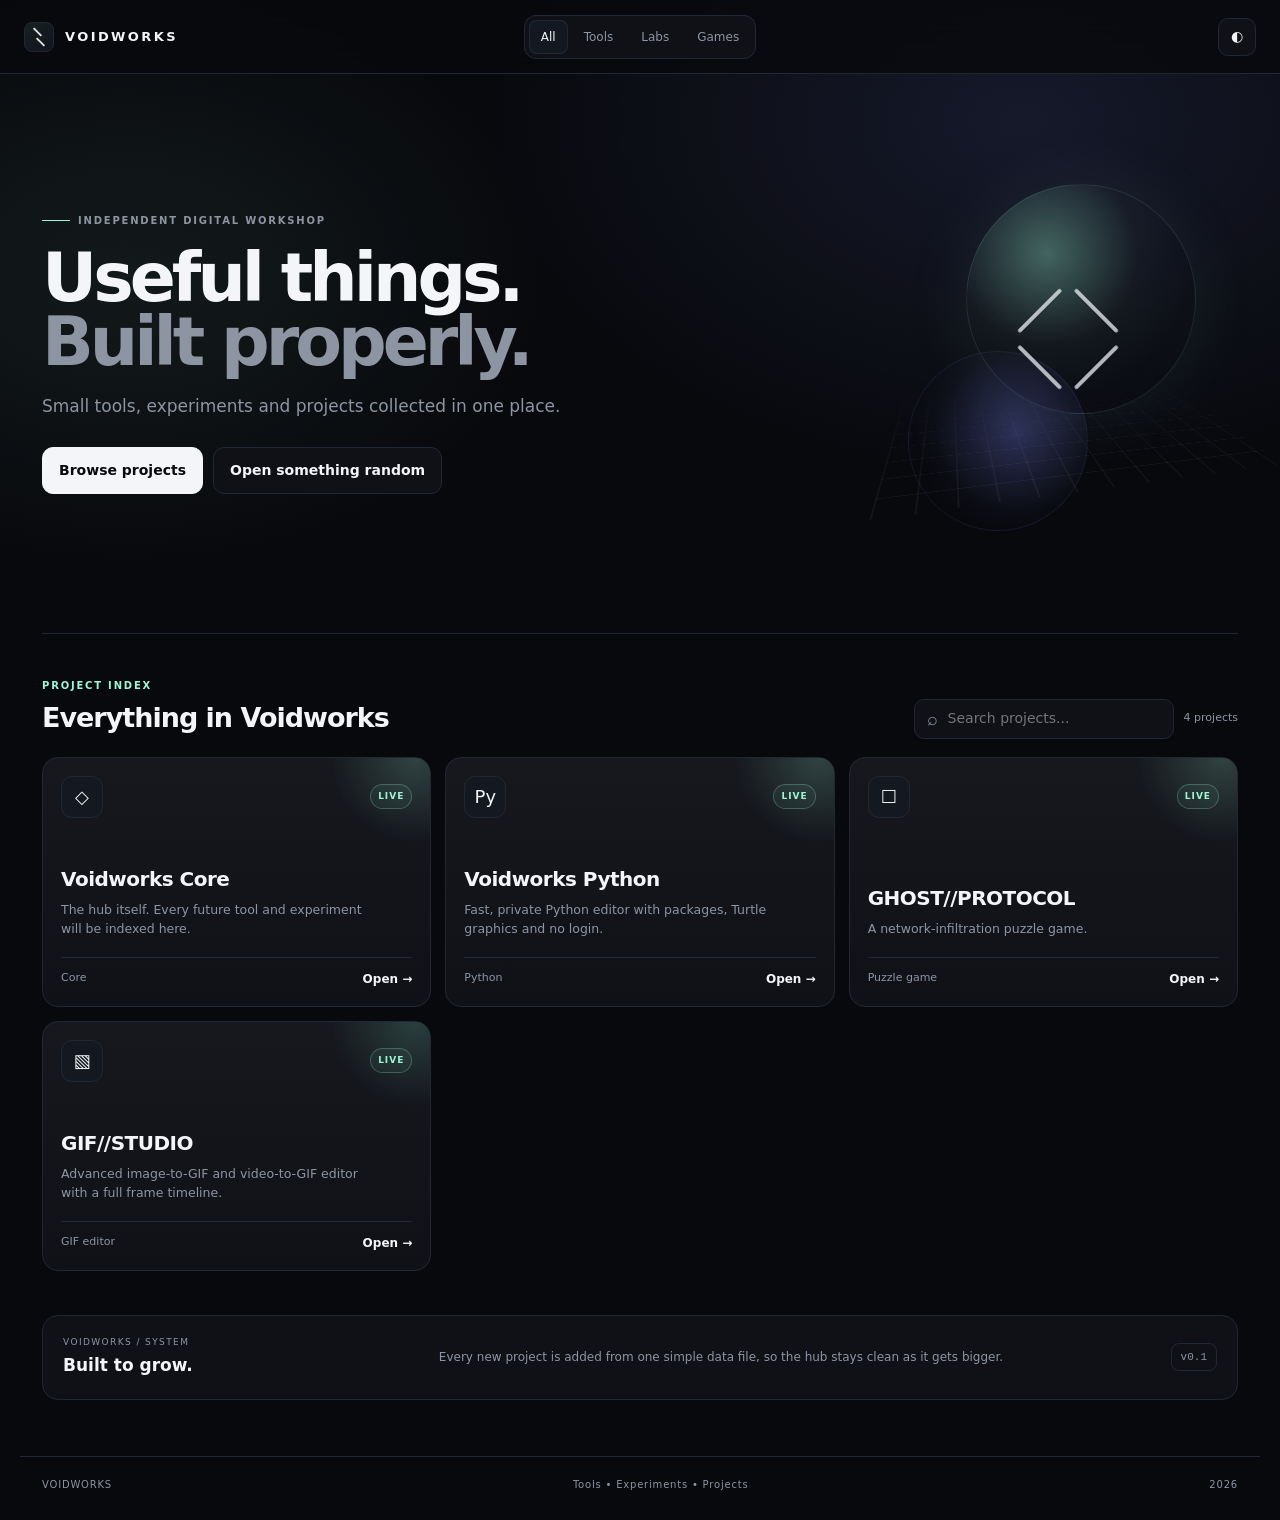
<file: index.html>
<!doctype html>
<html lang="en">
<head>
  <meta charset="utf-8">
  <meta name="viewport" content="width=device-width,initial-scale=1">
  <meta name="theme-color" content="#08090d">
  <title>VOIDWORKS</title>
  <meta name="description" content="Voidworks — tools, experiments and projects.">
  <link rel="stylesheet" href="style.css">
</head>
<body>
  <div class="bg-grid"></div>
  <header class="topbar">
    <a class="brand" href="#">
      <span class="brand-mark"><i></i><i></i></span>
      <span>VOIDWORKS</span>
    </a>
    <nav>
      <button class="nav active" data-filter="all">All</button>
      <button class="nav" data-filter="tools">Tools</button>
      <button class="nav" data-filter="labs">Labs</button>
      <button class="nav" data-filter="games">Games</button>
    </nav>
    <button id="themeBtn" class="theme">◐</button>
  </header>

  <main>
    <section class="hero">
      <div class="hero-copy">
        <div class="eyebrow"><span></span> INDEPENDENT DIGITAL WORKSHOP</div>
        <h1>Useful things.<br><em>Built properly.</em></h1>
        <p>Small tools, experiments and projects collected in one place.</p>
        <div class="hero-actions">
          <button id="browseBtn" class="btn primary">Browse projects</button>
          <button id="randomBtn" class="btn secondary">Open something random</button>
        </div>
      </div>
      <div class="hero-visual" aria-hidden="true">
        <div class="orb orb-one"></div>
        <div class="orb orb-two"></div>
        <div class="wire-grid"></div>
        <div class="glyph"><span></span><span></span><span></span><span></span></div>
      </div>
    </section>

    <section class="section-head" id="projects">
      <div>
        <div class="kicker">PROJECT INDEX</div>
        <h2>Everything in Voidworks</h2>
      </div>
      <div class="right-controls">
        <label class="search">
          <span>⌕</span>
          <input id="search" type="search" placeholder="Search projects..." autocomplete="off">
        </label>
        <span id="projectCount" class="count"></span>
      </div>
    </section>

    <section id="projectGrid" class="project-grid"></section>

    <section id="emptyState" class="empty" hidden>
      <div>∅</div>
      <h3>No projects found</h3>
      <p>Try another search or category.</p>
    </section>

    <section class="system-card">
      <div>
        <span>VOIDWORKS / SYSTEM</span>
        <strong>Built to grow.</strong>
      </div>
      <p>Every new project is added from one simple data file, so the hub stays clean as it gets bigger.</p>
      <code>v0.1</code>
    </section>
  </main>

  <footer>
    <span>VOIDWORKS</span>
    <span>Tools • Experiments • Projects</span>
    <span id="year"></span>
  </footer>

  <script src="projects.js"></script>
  <script src="app.js"></script>
</body>
</html>
</file>
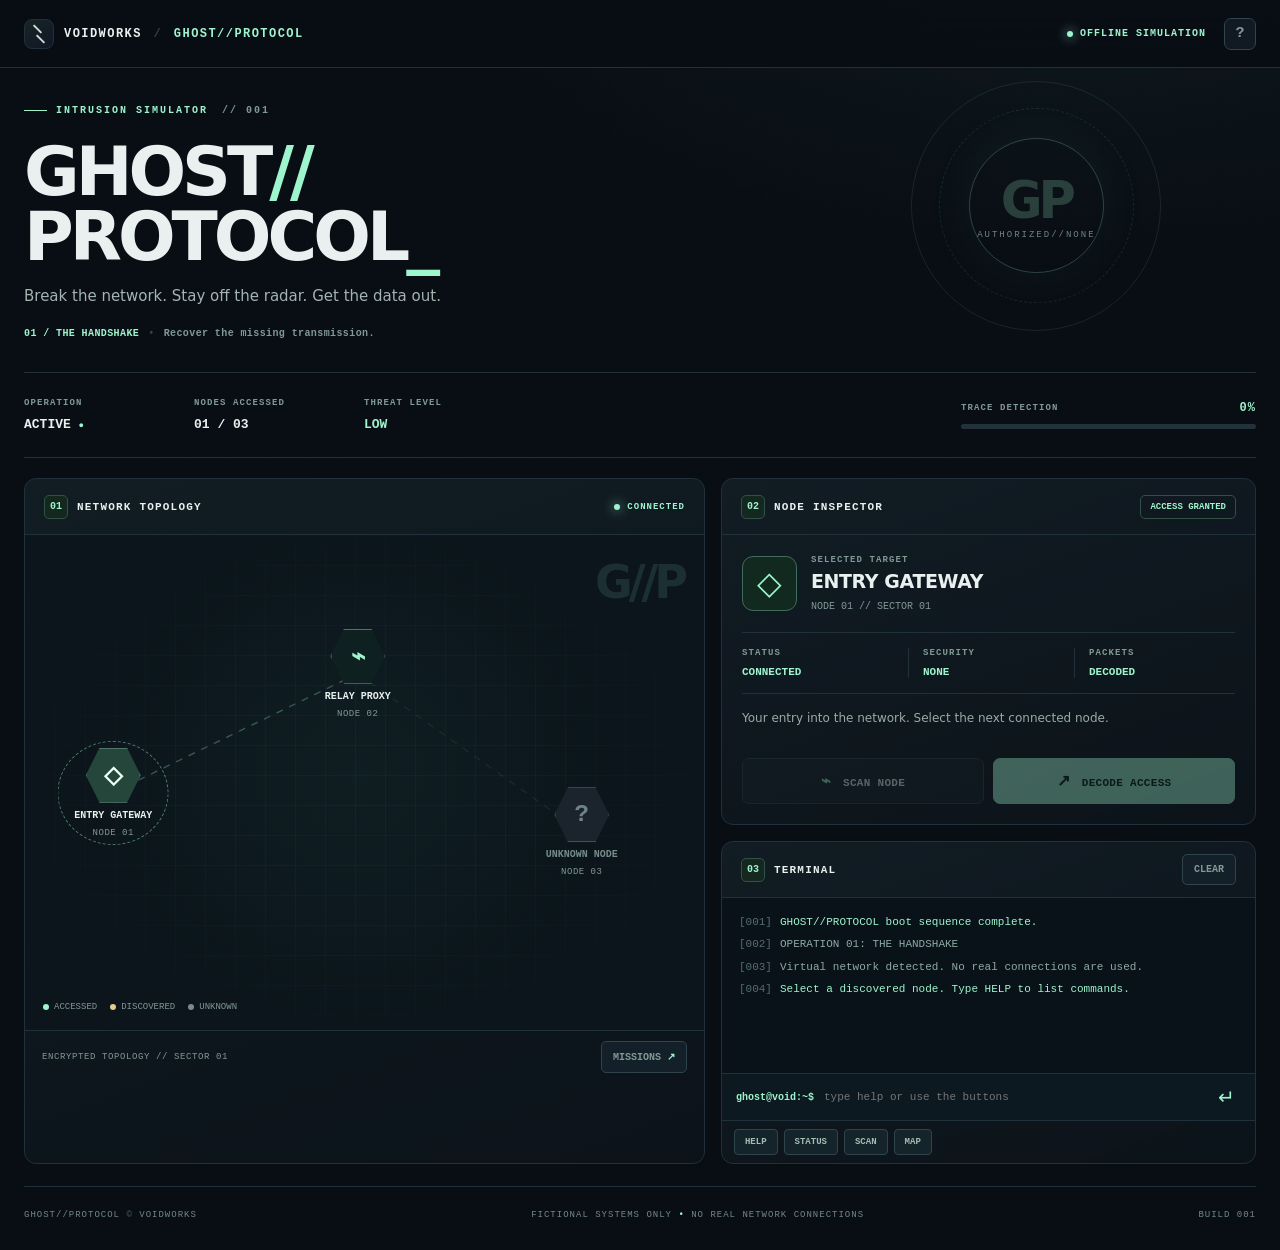
<file: ghost-protocol/index.html>
<!doctype html>
<html lang="en">
<head>
  <meta charset="utf-8" />
  <meta name="viewport" content="width=device-width,initial-scale=1,viewport-fit=cover" />
  <meta name="theme-color" content="#080d13" />
  <meta name="description" content="GHOST//PROTOCOL — a fictional network-infiltration puzzle game from Voidworks." />
  <title>GHOST//PROTOCOL — Voidworks</title>
  <link rel="icon" type="image/svg+xml" href="icon.svg" />
  <link rel="stylesheet" href="style.css?v=logo2" />
  <script defer src="game.js"></script>
</head>
<body>
  <div class="noise" aria-hidden="true"></div>
  <header class="topbar">
    <a class="wordmark" href="../" aria-label="Back to Voidworks"><span class="brand-mark" aria-hidden="true"><i></i><i></i></span><span>VOIDWORKS <i>/</i> <b>GHOST//PROTOCOL</b></span></a>
    <div class="topright"><span class="top-state"><i></i> OFFLINE SIMULATION</span><button type="button" id="helpBtn" class="iconbtn" aria-label="How to play">?</button></div>
  </header>

  <main class="shell">
    <section class="hero">
      <div class="hero-left"><div class="eyebrow"><span class="eyebrow-line"></span> INTRUSION SIMULATOR <span class="chapter" id="chapterLabel">// 001</span></div>
        <h1>GHOST<span>//</span><br />PROTOCOL<span class="cursor">_</span></h1>
        <p>Break the network. Stay off the radar. Get the data out.</p>
        <div class="mission-meta"><span id="missionName">01 / THE HANDSHAKE</span><span class="meta-sep">•</span><span id="missionBrief">Recover the missing transmission.</span></div>
      </div>
      <div class="hero-right" aria-hidden="true"><div class="rings"><div class="ring r1"></div><div class="ring r2"></div><div class="ring r3"></div><div class="reticle"><span>GP</span><small>AUTHORIZED//NONE</small></div></div></div>
    </section>

    <section class="statusline" aria-label="Game status">
      <div class="stat"><small>OPERATION</small><strong id="operation">ACTIVE <span class="blink">●</span></strong></div>
      <div class="stat"><small>NODES ACCESSED</small><strong id="progress">01 / 03</strong></div>
      <div class="stat"><small>THREAT LEVEL</small><strong id="threatLabel" class="mint">LOW</strong></div>
      <div class="tracebox"><div class="trace-head"><span>TRACE DETECTION</span><strong id="traceValue">0%</strong></div><div class="trace-track" role="progressbar" aria-label="Trace detection" aria-valuemin="0" aria-valuemax="100" aria-valuenow="0" id="traceTrack"><span id="traceFill"></span></div></div>
    </section>

    <section class="workspace">
      <div class="network panel"><div class="panel-heading"><div><span class="index">01</span><h2>NETWORK TOPOLOGY</h2></div><span id="netStatus" class="live"><i></i> CONNECTED</span></div>
        <div class="network-board" id="networkBoard" aria-label="Interactive network map">
          <svg id="linksSvg" class="links-svg" viewBox="0 0 600 370" preserveAspectRatio="none" aria-hidden="true"></svg>
          <div class="network-grid" aria-hidden="true"></div>
          <div class="network-watermark" aria-hidden="true">G//P</div>
          <div id="nodesLayer" class="nodes-layer"></div>
          <div class="board-key"><span><i class="legend-dot accessed"></i> ACCESSED</span><span><i class="legend-dot available"></i> DISCOVERED</span><span><i class="legend-dot locked"></i> UNKNOWN</span></div>
        </div>
        <div class="map-footer"><span>ENCRYPTED TOPOLOGY // <span id="sectorLabel">SECTOR 01</span></span><button type="button" id="missionSelectBtn" class="ghost-btn">MISSIONS <span>↗</span></button></div>
      </div>

      <div class="rightstack">
        <section class="target panel"><div class="panel-heading"><div><span class="index">02</span><h2>NODE INSPECTOR</h2></div><span id="nodeBadge" class="badge">ACCESS POINT</span></div>
          <div class="target-body"><div class="target-id"><div class="target-symbol" id="targetGlyph">⬡</div><div><small>SELECTED TARGET</small><h3 id="targetName">ENTRY GATEWAY</h3><span class="target-sub" id="targetIp">NODE 01 // INTERNAL</span></div></div>
            <div class="properties"><div><span>STATUS</span><strong id="targetStatus">CONNECTED</strong></div><div><span>SECURITY</span><strong id="targetSecurity">NONE</strong></div><div><span>PACKETS</span><strong id="targetPackets">READY</strong></div></div>
            <p class="target-note" id="targetNote">Your entry point into the simulation. Select a linked node to begin.</p>
            <div class="actions"><button type="button" id="scanBtn" class="action ghost" disabled><span>⌁</span> SCAN NODE</button><button type="button" id="breachBtn" class="action primary" disabled><span>↗</span> DECODE ACCESS</button><button type="button" id="extractBtn" class="action primary" hidden>◆ EXTRACT DATA</button></div>
          </div>
        </section>

        <section class="terminal panel"><div class="panel-heading"><div><span class="index">03</span><h2>TERMINAL</h2></div><button type="button" id="clearLogBtn" class="tiny-btn">CLEAR</button></div>
          <div class="terminal-window" id="terminalLog" aria-live="polite" aria-label="Simulation log"></div>
          <form id="terminalForm" class="terminal-input"><label for="commandInput">ghost@void:~$</label><input id="commandInput" name="command" placeholder="type help or use the buttons" aria-label="Terminal command" autocomplete="off" autocorrect="off" autocapitalize="off" spellcheck="false"><button type="submit" aria-label="Run command">↵</button></form>
          <div class="quick-commands"><button type="button" data-command="help">HELP</button><button type="button" data-command="status">STATUS</button><button type="button" data-command="scan">SCAN</button><button type="button" data-command="map">MAP</button></div>
        </section>
      </div>
    </section>
    <footer><span>GHOST//PROTOCOL <i>©</i> VOIDWORKS</span><span>FICTIONAL SYSTEMS ONLY <b>•</b> NO REAL NETWORK CONNECTIONS</span><span>BUILD 001</span></footer>
  </main>

  <dialog id="puzzleDialog" class="modal"><div class="modal-top"><span>SECURITY CHALLENGE <b>// PACKET REASSEMBLY</b></span><button type="button" class="close" id="closePuzzle" aria-label="Close">×</button></div><div class="modal-body"><div class="warning-icon">⌁</div><h2>REASSEMBLE THE KEY.</h2><p>The packets arrived out of order. Read the sequence numbers and enter the four symbols in order <b>01 → 04</b>. One packet may be decoy traffic.</p><div id="packetGrid" class="packet-grid"></div><form id="puzzleForm"><label for="keyInput">ACCESS KEY</label><div class="keyrow"><input id="keyInput" inputmode="text" maxlength="4" minlength="4" autocomplete="off" autocapitalize="characters" spellcheck="false" placeholder="_ _ _ _" required/><button type="submit" class="primary">AUTHENTICATE ↗</button></div><div id="puzzleFeedback" role="status"></div></form></div></dialog>
  <dialog id="infoDialog" class="modal"><div class="modal-top"><span>GHOST//PROTOCOL <b>// BRIEFING</b></span><button type="button" id="closeInfo" class="close" aria-label="Close">×</button></div><div class="modal-body"><h2>YOUR MISSION.</h2><p>Follow the connected nodes to the data vault. Select a discovered node, scan its traffic and reconstruct the scrambled four-symbol access key. Every scan and failed attempt increases your trace. Get to the vault and extract the data before your trace reaches 100%.</p><div class="instructions"><div><b>01</b><span>SELECT</span><p>Tap a reachable node on the network map.</p></div><div><b>02</b><span>SCAN</span><p>Reveal the packets on that node.</p></div><div><b>03</b><span>DECODE</span><p>Reassemble its access key in sequence order.</p></div><div><b>04</b><span>EXTRACT</span><p>Reach the final node and finish your mission.</p></div></div><p class="subtle">This is a puzzle game with invented commands and networks. It never connects to real devices.</p><button type="button" class="primary wide" id="gotIt">INITIATE SESSION ↗</button></div></dialog>
  <dialog id="endDialog" class="modal"><div class="modal-top"><span>MISSION REPORT <b>// VOIDWORKS</b></span></div><div class="modal-body end-body"><span class="end-symbol" id="endGlyph">◇</span><h2 id="endTitle">MISSION COMPLETE.</h2><p id="endText">Transmission recovered.</p><div class="end-stats"><div><span>TRACE</span><b id="endTrace">0%</b></div><div><span>NODES</span><b id="endNodes">3 / 3</b></div></div><div class="end-actions"><button type="button" class="action ghost" id="replayBtn">REPLAY MISSION</button><button type="button" class="primary" id="nextBtn">NEXT MISSION ↗</button></div></div></dialog>
  <dialog id="missionsDialog" class="modal"><div class="modal-top"><span>OPERATIONS <b>// SELECT MISSION</b></span><button type="button" class="close" id="closeMissions" aria-label="Close">×</button></div><div class="modal-body"><h2>AVAILABLE OPERATIONS.</h2><div id="missionList" class="mission-list"></div></div></dialog>
</body>
</html>
</file>
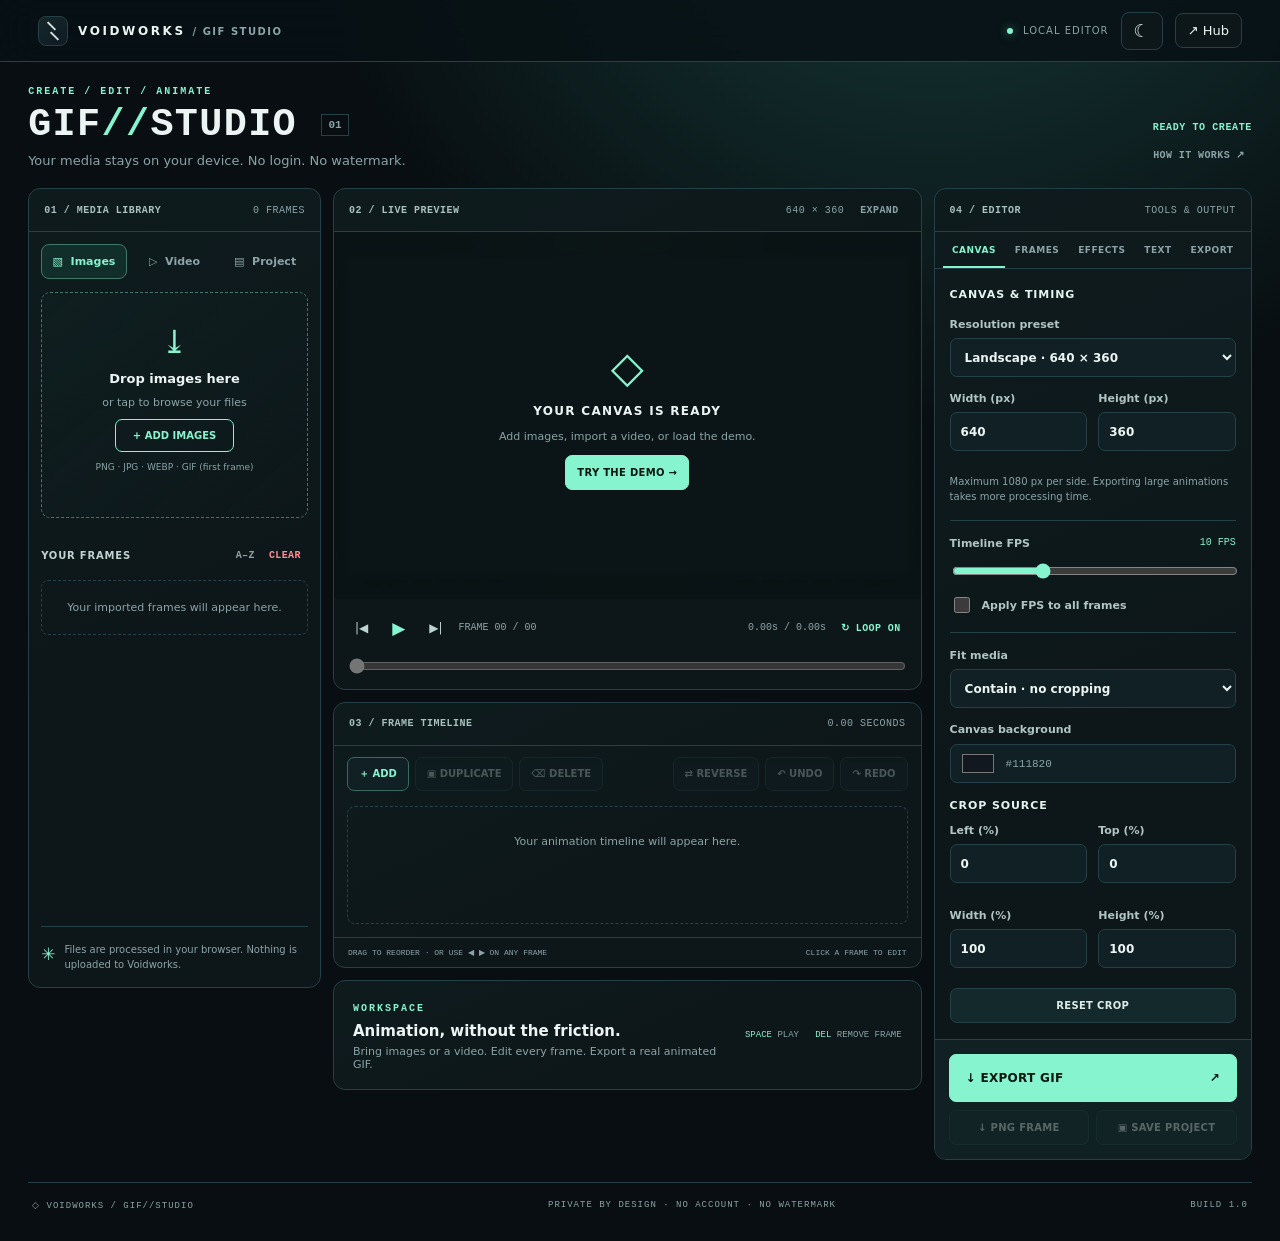
<file: gif-studio/index.html>
<!doctype html>
<html lang="en">
<head>
  <meta charset="utf-8">
  <meta name="viewport" content="width=device-width,initial-scale=1,viewport-fit=cover">
  <meta name="theme-color" content="#080c10">
  <title>GIF//STUDIO — VOIDWORKS</title>
  <meta name="description" content="A powerful, private, mobile-friendly GIF editor. No accounts, no watermarks, no uploads.">
  <script>
    // Restore preferred theme before drawing the page to prevent a flash.
    try {
      if (localStorage.getItem('voidworks-gif-theme') === 'light') {
        document.documentElement.classList.add('light-preload');
      }
    } catch (_) { /* Storage can be blocked; dark mode stays available. */ }
  </script>
  <link rel="stylesheet" href="style.css?v=11">
</head>
<body>
  <header class="topbar">
    <a class="wordmark" href="../" aria-label="Back to Voidworks"><span class="brand-mark" aria-hidden="true"><i></i><i></i></span><span>VOIDWORKS <small>/ GIF STUDIO</small></span></a>
    <div class="topright"><span class="privacy"><span class="online-dot"></span> LOCAL EDITOR</span><button id="themeButton" class="iconbutton" title="Switch to light mode" aria-label="Switch to light mode" aria-pressed="false">◐</button><a class="hub" href="../">↗ Hub</a></div>
  </header>
  <div class="app">
    <div class="intro"><div><div class="eyebrow">CREATE / EDIT / ANIMATE</div><h1>GIF<span>//</span>STUDIO <span class="version">01</span></h1><p>Your media stays on your device. No login. No watermark.</p></div><div class="intro-right"><span id="appStatus" role="status" aria-live="polite">READY TO CREATE</span><button id="helpButton" class="link-button">HOW IT WORKS ↗</button></div></div>
    <main class="layout">
      <aside class="imports pane">
        <div class="pane-header"><span>01 / MEDIA LIBRARY</span><span id="libraryCount">0 FRAMES</span></div>
        <div class="import-actions"><button id="imagesBtn" class="tab active">▧ &nbsp;Images</button><button id="videoBtn" class="tab">▷ &nbsp;Video</button><button id="projectBtn" class="tab">▤ &nbsp;Project</button></div>
        <div id="dropzone" class="dropzone" role="button" tabindex="0" aria-label="Add images"><div class="drop-icon">⤓</div><b>Drop images here</b><span>or tap to browse your files</span><span class="pill outline">+ ADD IMAGES</span><small>PNG · JPG · WEBP · GIF (first frame)</small></div>
        <section id="videoImport" class="video-import" hidden><div class="subhead">VIDEO TO GIF <button id="changeVideoBtn" class="minor">Change video</button></div><div id="videoInfo" class="hint">Choose a video to capture frames.</div><div class="two"><label>Start (seconds)<input type="number" id="videoStart" min="0" value="0" step=".1"></label><label>End (seconds)<input type="number" id="videoEnd" min="0" value="4" step=".1"></label></div><label>Capture rate <output id="captureFPSValue">10 FPS</output><input id="captureFPS" type="range" min="1" max="30" value="10"></label><div class="tiny-note">Up to 180 frames per import. Videos are decoded on this device.</div><button class="button solid full" id="extractBtn" disabled>EXTRACT FRAMES <span>↗</span></button></section>
        <div class="library-header"><span>YOUR FRAMES</span><div><button id="sortBtn" class="minor" title="Sort frames by name">A–Z</button><button id="clearAllBtn" class="minor danger">CLEAR</button></div></div>
        <div id="library" class="library"><div class="library-empty">Your imported frames will appear here.</div></div>
        <div class="privacy-note"><span class="safe-icon">✳</span> Files are processed in your browser. Nothing is uploaded to Voidworks.</div>
      </aside>
      <div class="center-col">
        <section class="preview-pane pane"><div class="pane-header"><span>02 / LIVE PREVIEW</span><div class="pane-head-right"><span id="dimensionsBadge">640 × 360</span><button id="fitBtn" class="minor" aria-pressed="false">EXPAND</button></div></div><div class="stage" id="stage"><canvas id="preview" width="640" height="360" aria-label="Animation preview"></canvas><div class="no-preview" id="noPreview"><div class="empty-symbol">◇</div><b>YOUR CANVAS IS READY</b><span>Add images, import a video, or load the demo.</span><button id="demoBtn" class="button accent">TRY THE DEMO →</button></div></div><div class="player"><button id="prevBtn" class="player-button" title="Previous frame" aria-label="Previous frame">|◀</button><button id="playBtn" class="player-button play" title="Play or pause" aria-label="Play">▶</button><button id="nextBtn" class="player-button" title="Next frame" aria-label="Next frame">▶|</button><div class="play-info"><span id="frameInfo">FRAME 00 / 00</span><span id="timeInfo">0.00s / 0.00s</span></div><button id="loopBtn" class="minor active-chip" title="Toggle looping">↻ LOOP ON</button></div><input type="range" id="scrubber" class="scrubber" min="0" max="0" step="1" value="0" disabled aria-label="Timeline position"></section>
        <section class="timeline-pane pane"><div class="pane-header"><span>03 / FRAME TIMELINE</span><span id="totalTime">0.00 SECONDS</span></div><div class="timeline-tools"><div><button id="addBtn" class="toolbtn accent-outline">＋ ADD</button><button id="duplicateBtn" class="toolbtn" disabled>▣ DUPLICATE</button><button id="deleteBtn" class="toolbtn" disabled>⌫ DELETE</button></div><div><button id="reverseBtn" class="toolbtn" disabled>⇄ REVERSE</button><button id="undoBtn" class="toolbtn" disabled>↶ UNDO</button><button id="redoBtn" class="toolbtn" disabled>↷ REDO</button></div></div><div class="timeline-track" id="timeline" aria-label="Frame timeline"><div class="timeline-empty">Your animation timeline will appear here.</div></div><div class="timeline-foot"><span>DRAG TO REORDER · OR USE ◀ ▶ ON ANY FRAME</span><span>CLICK A FRAME TO EDIT</span></div></section>
        <section class="bottom-strip pane"><div><span class="tiny-eyebrow">WORKSPACE</span><strong>Animation, without the friction.</strong><p>Bring images or a video. Edit every frame. Export a real animated GIF.</p></div><div class="shortcuts">SPACE <span>PLAY</span> &nbsp; DEL <span>REMOVE FRAME</span></div></section>
      </div>
      <aside class="inspector pane"><div class="pane-header"><span>04 / EDITOR</span><span>TOOLS &amp; OUTPUT</span></div><div class="inspector-tabs" role="tablist" aria-label="Editor panels"><button class="it active" data-panel="canvasPanel" role="tab" aria-selected="true">CANVAS</button><button class="it" data-panel="framePanel" role="tab" aria-selected="false">FRAMES</button><button class="it" data-panel="effectsPanel" role="tab" aria-selected="false">EFFECTS</button><button class="it" data-panel="textPanel" role="tab" aria-selected="false">TEXT</button><button class="it" data-panel="exportPanel" role="tab" aria-selected="false">EXPORT</button></div>
        <div id="canvasPanel" class="panel-content active"><div class="sectiontitle">CANVAS & TIMING</div><label>Resolution preset<select id="preset"><option value="640x360">Landscape · 640 × 360</option><option value="480x480">Square · 480 × 480</option><option value="360x640">Portrait · 360 × 640</option><option value="320x320">Small · 320 × 320</option><option value="custom">Custom</option></select></label><div class="two"><label>Width (px)<input id="width" type="number" min="32" max="1080" value="640"></label><label>Height (px)<input id="height" type="number" min="32" max="1080" value="360"></label></div><div class="tiny-note">Maximum 1080 px per side. Exporting large animations takes more processing time.</div><div class="rule"></div><label>Timeline FPS <output id="fpsValue">10 FPS</output><input id="fps" type="range" min="1" max="30" value="10"></label><label class="toggle"><input id="applyFPS" type="checkbox"><span>Apply FPS to all frames</span></label><div class="rule"></div><label>Fit media<select id="fit"><option value="contain">Contain · no cropping</option><option value="cover">Cover · fill the canvas</option><option value="stretch">Stretch</option></select></label><label>Canvas background<div class="color-line"><input id="bg" type="color" value="#111820"><span id="bgHex">#111820</span></div></label><div class="sectiontitle mini-heading">CROP SOURCE</div><div class="two"><label>Left (%)<input id="cropX" type="number" min="0" max="95" value="0"></label><label>Top (%)<input id="cropY" type="number" min="0" max="95" value="0"></label><label>Width (%)<input id="cropW" type="number" min="5" max="100" value="100"></label><label>Height (%)<input id="cropH" type="number" min="5" max="100" value="100"></label></div><button id="resetCrop" class="button outline full">RESET CROP</button></div>
        <div id="framePanel" class="panel-content"><div class="sectiontitle">FRAME EDITING</div><p class="hint">Select a frame in the timeline to edit its timing and position.</p><label>Selected frame <output id="selectedLabel">None</output></label><label>Duration (milliseconds)<input id="duration" type="number" min="20" max="10000" step="10" value="100" disabled></label><div class="two"><button id="applyDuration" class="button outline" disabled>APPLY TO ALL</button><button id="resetDuration" class="button outline" disabled>RESET 100ms</button></div><div class="rule"></div><div class="sectiontitle mini-heading">FRAME ORDER</div><div class="two"><button id="moveLeft" class="button outline" disabled>← MOVE LEFT</button><button id="moveRight" class="button outline" disabled>MOVE RIGHT →</button></div><button id="dupeFrame" class="button outline full" disabled>＋ DUPLICATE SELECTED</button><button id="removeFrame" class="button danger-outline full" disabled>DELETE SELECTED</button><div class="rule"></div><div class="sectiontitle mini-heading">PLAYBACK SPEED</div><label>Speed <output id="speedLabel">1×</output><input id="speed" type="range" min="0.25" max="3" step="0.25" value="1"></label><div class="tiny-note">Speed changes playback and GIF export timing without destroying individual frame durations.</div></div>
        <div id="effectsPanel" class="panel-content"><div class="sectiontitle">COLOUR & EFFECTS</div><p class="hint">Non-destructive effects applied to every frame and included in exports.</p><label>Brightness <output id="brightnessVal">100%</output><input id="brightness" type="range" min="0" max="200" value="100"></label><label>Contrast <output id="contrastVal">100%</output><input id="contrast" type="range" min="0" max="200" value="100"></label><label>Saturation <output id="saturationVal">100%</output><input id="saturation" type="range" min="0" max="200" value="100"></label><label>Blur <output id="blurVal">0 px</output><input id="blur" type="range" min="0" max="10" step="0.5" value="0"></label><label class="toggle"><input id="grayscale" type="checkbox"><span>Black & white</span></label><label class="toggle"><input id="flipX" type="checkbox"><span>Flip horizontally</span></label><label class="toggle"><input id="flipY" type="checkbox"><span>Flip vertically</span></label><button class="button outline full" id="resetEffects">RESET EFFECTS</button></div>
        <div id="textPanel" class="panel-content"><div class="sectiontitle">CAPTIONS & OVERLAYS</div><p class="hint">Add captions or meme-style text to all frames.</p><label>Top caption<input id="topText" maxlength="120" placeholder="Add top text"></label><label>Bottom caption<input id="bottomText" maxlength="120" placeholder="Add bottom text"></label><label>Font size <output id="fontVal">34 px</output><input id="fontSize" type="range" min="12" max="90" value="34"></label><label>Text colour<div class="color-line"><input id="textColor" type="color" value="#ffffff"><span>Text colour</span></div></label><label>Outline colour<div class="color-line"><input id="strokeColor" type="color" value="#000000"><span>Outline colour</span></div></label><label>Outline width <output id="strokeVal">4 px</output><input id="strokeSize" type="range" min="0" max="12" value="4"></label><button id="clearText" class="button outline full">CLEAR CAPTIONS</button></div>
        <div id="exportPanel" class="panel-content"><div class="sectiontitle">EXPORT SETTINGS</div><div class="export-summary"><div><span>RESOLUTION</span><b id="exportDim">640 × 360</b></div><div><span>FRAMES</span><b id="exportFrames">0</b></div><div><span>DURATION</span><b id="exportDuration">0.00s</b></div><div><span>FORMAT</span><b>GIF89a</b></div></div><label>GIF colour quality<select id="quality"><option value="adaptive">Adaptive 256-colour palette</option><option value="fast">Fast 256-colour palette</option></select></label><label class="toggle"><input id="dither" type="checkbox"><span>Floyd–Steinberg dithering</span></label><label>Loop GIF<select id="exportLoop"><option value="0">Forever</option><option value="1">Once</option><option value="3">3 times</option><option value="5">5 times</option><option value="10">10 times</option></select></label><div class="tiny-note">GIF files don't contain audio. Animated GIF output is created locally using a real GIF89a encoder.</div></div>
        <div class="export-dock"><div class="progress" id="progressWrap" hidden><div class="progress-bar"><div id="progressBar"></div></div><span id="progressText">Encoding…</span></div><button id="exportBtn" class="button accent full big">↓ EXPORT GIF <span>↗</span></button><div class="export-other"><button id="pngBtn" class="button outline" disabled>↓ PNG FRAME</button><button id="saveBtn" class="button outline" disabled>▣ SAVE PROJECT</button></div></div>
      </aside>
    </main><footer><span>◇ VOIDWORKS / GIF//STUDIO</span><span>PRIVATE BY DESIGN · NO ACCOUNT · NO WATERMARK</span><span>BUILD 1.0</span></footer>
  </div>
  <input id="imageInput" type="file" accept="image/*" multiple hidden><input id="videoInput" type="file" accept="video/*" hidden><input id="projectInput" type="file" accept=".json,application/json" hidden><video id="sourceVideo" muted playsinline preload="auto" hidden></video>
  <dialog id="helpDialog"><div class="dialog-head"><h2>GIF//STUDIO <span>QUICK START</span></h2><button id="closeHelp">×</button></div><p>Import images or a video, then arrange frames in the timeline. The editor renders your animation exactly as it will appear in the GIF.</p><ol><li><b>Add media.</b> Choose images, or select a video, pick a time range and extract frames.</li><li><b>Edit the animation.</b> Rearrange frames by dragging or using the arrow buttons; set timing and FPS, crop, apply effects and add captions.</li><li><b>Export.</b> Choose your palette and optional dithering in the Export tab, then download the animated GIF.</li></ol><p><b>Tip:</b> Click TRY THE DEMO for a built-in animation. On desktop, Space plays or pauses; Delete removes the selected frame when you're not editing text.</p><p>Your media is never uploaded. Projects can be downloaded as JSON files and re-opened later.</p><button id="closeHelp2" class="button accent full">GOT IT</button></dialog>
  <script src="app.js?v=11"></script>
</body>
</html>
</file>
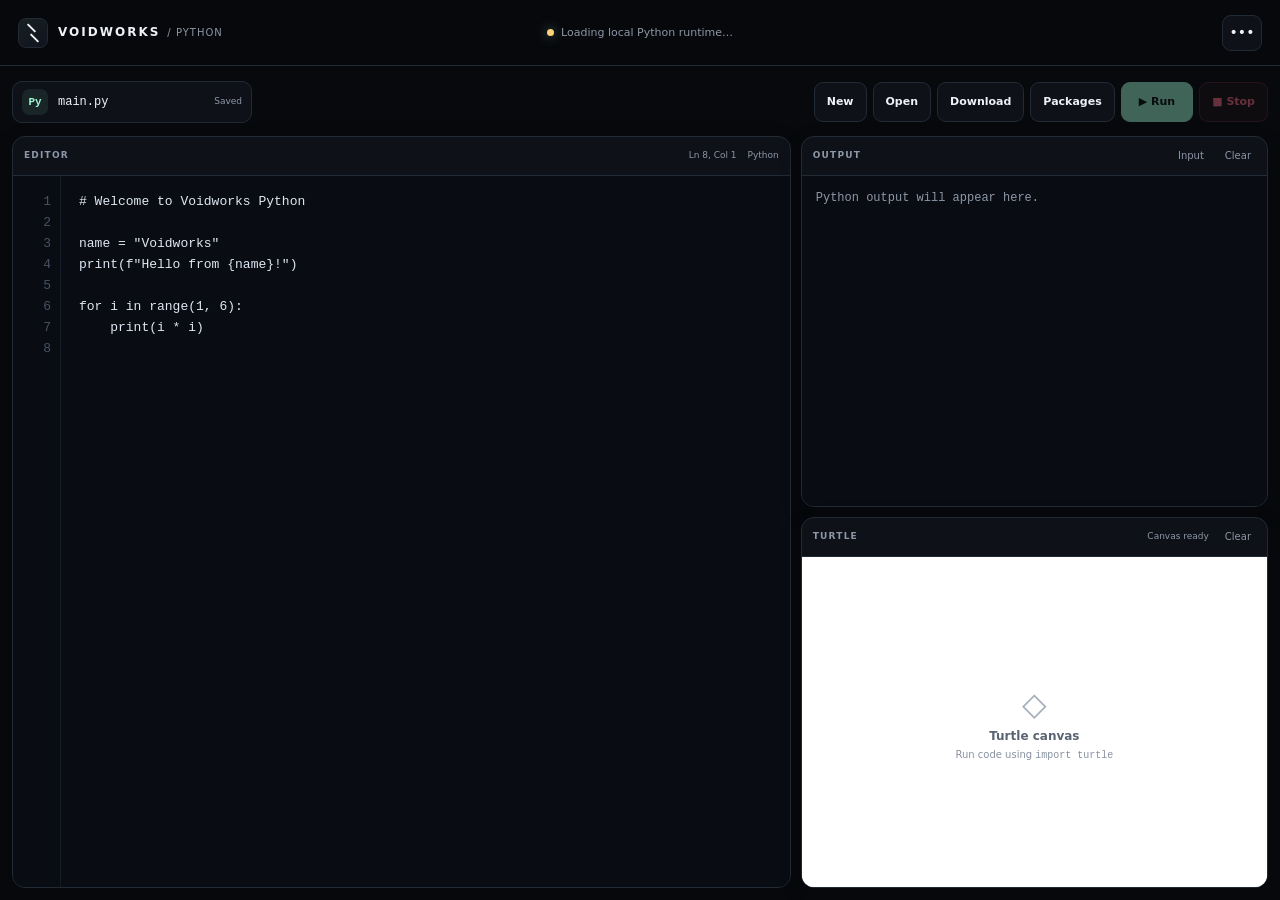
<file: python/index.html>
<!doctype html>
<html lang="en">
<head>
  <meta charset="utf-8">
  <meta name="viewport" content="width=device-width,initial-scale=1,viewport-fit=cover">
  <meta name="theme-color" content="#08090d">
  <meta name="apple-mobile-web-app-capable" content="yes">
  <title>Voidworks Python · v1.6</title>
  <meta name="description" content="Fast, private Python editor that runs in your browser.">
  <link rel="stylesheet" href="style.css">
</head>
<body>
  <div class="bg-grid"></div>

  <header class="topbar">
    <a class="brand" href="../" title="Back to Voidworks">
      <span class="brand-mark"><i></i><i></i></span>
      <span class="brand-copy"><b>VOIDWORKS</b><small>/ PYTHON</small></span>
    </a>

    <div class="runtime">
      <span id="runtimeDot" class="runtime-dot loading"></span>
      <span id="runtimeText">Starting Python…</span>
    </div>

    <button id="moreBtn" class="icon-btn" aria-label="Menu">•••</button>
  </header>

  <main class="app-shell">
    <section class="toolbar">
      <div class="file-chip">
        <span class="py-icon">Py</span>
        <input id="fileName" value="main.py" aria-label="Filename">
        <span id="saveState" class="save-state">Saved</span>
      </div>

      <div class="toolbar-actions">
        <button id="newBtn" class="tool-btn">New</button>
        <button id="openBtn" class="tool-btn">Open</button>
        <button id="downloadBtn" class="tool-btn">Download</button>
        <button id="packagesBtn" class="tool-btn">Packages</button>
        <button id="runBtn" class="run-btn" disabled><span>▶</span> Run</button>
        <button id="stopBtn" class="stop-btn" disabled><span>■</span> Stop</button>
      </div>
    </section>

    <section class="workspace">
      <section class="editor-panel panel">
        <div class="panel-head">
          <span>EDITOR</span>
          <div class="editor-meta">
            <span id="cursorInfo">Ln 1, Col 1</span>
            <span>Python</span>
          </div>
        </div>

        <div class="editor-wrap">
          <div id="lineNumbers" class="line-numbers">1</div>
          <textarea id="editor" spellcheck="false" autocapitalize="off" autocomplete="off" autocorrect="off" aria-label="Python code editor"></textarea>
        </div>

        <div class="mobile-codebar">
          <button data-insert="    ">Tab</button>
          <button data-pair="()">()</button>
          <button data-pair="[]">[]</button>
          <button data-pair="{}">{}</button>
          <button data-pair='""'>""</button>
          <button data-insert=":">:</button>
          <button data-insert="#">#</button>
        </div>
      </section>

      <section class="right-column">
        <section class="console-panel panel">
          <div class="panel-head">
            <span>OUTPUT</span>
            <div class="panel-actions">
              <button id="inputBtn">Input</button>
              <button id="clearBtn">Clear</button>
            </div>
          </div>

          <section id="friendlyError" class="friendly-error" hidden aria-live="polite">
            <div class="error-title-row">
              <div>
                <span id="errorType" class="error-type">PythonError</span>
                <strong id="errorMessage">Something went wrong.</strong>
              </div>
              <button id="dismissError" type="button">×</button>
            </div>

            <div id="errorLocation" class="error-location" hidden>
              <span id="errorLineLabel">Line 1</span>
              <pre id="errorSource"></pre>
            </div>

            <div id="errorHint" class="error-hint"></div>

            <details id="traceDetails">
              <summary>Show full traceback</summary>
              <pre id="errorTrace"></pre>
            </details>
          </section>

          <pre id="console" class="console"><span class="muted">Python output will appear here.</span></pre>

          <div id="stdinBox" class="stdin-box" hidden>
            <label>PROGRAM INPUT <span>one input() response per line</span></label>
            <textarea id="stdin" placeholder="Alice&#10;42"></textarea>
          </div>
        </section>

        <section id="turtlePanel" class="turtle-panel panel">
          <div class="panel-head">
            <span>TURTLE</span>
            <div class="panel-actions">
              <span id="turtleStatus">Canvas ready</span>
              <button id="clearTurtleBtn">Clear</button>
            </div>
          </div>
          <div class="canvas-wrap">
            <canvas id="turtleCanvas"></canvas>
            <div id="turtleEmpty" class="canvas-empty">
              <div>◇</div>
              <b>Turtle canvas</b>
              <span>Run code using <code>import turtle</code></span>
            </div>
          </div>
        </section>
      </section>
    </section>
  </main>

  <div id="packagesModal" class="modal-backdrop" hidden>
    <section class="modal">
      <div class="modal-head">
        <div>
          <span class="kicker">PACKAGE MANAGER</span>
          <h2>Install a Python package</h2>
        </div>
        <button class="close-btn" data-close="packagesModal">×</button>
      </div>

      <p class="modal-copy">The local runtime currently includes Python’s standard library. Third-party package mirroring will be added next.</p>

      <form id="packageForm" class="package-form">
        <input id="packageName" placeholder="Package name, e.g. numpy" autocomplete="off">
        <button id="installBtn" type="submit">Install</button>
      </form>

      <div id="packageStatus" class="package-status">No package installation running.</div>

      <div class="installed">
        <div class="installed-head">
          <b>Installed this session</b>
          <span id="installedCount">0</span>
        </div>
        <div id="installedList" class="chips"><span class="muted">Nothing added yet.</span></div>
      </div>
    </section>
  </div>

  <div id="menuModal" class="modal-backdrop" hidden>
    <section class="modal compact">
      <div class="modal-head">
        <div>
          <span class="kicker">VOIDWORKS / PYTHON</span>
          <h2>Editor options</h2>
        </div>
        <button class="close-btn" data-close="menuModal">×</button>
      </div>
      <div class="menu-grid">
        <button id="exampleBasic">Load basic example</button>
        <button id="exampleSleep">Load sleep + random</button>
        <button id="exampleTurtle">Load Turtle example</button>
        <button id="resetRuntime">Restart Python runtime</button>
        <button id="themeBtn">Toggle light / dark</button>
      </div>
      <div class="about-note">Code is saved locally in this browser. No account is required.</div>
    </section>
  </div>

  <input id="filePicker" type="file" accept=".py,.txt,text/plain" hidden>

  <script src="app-v16.js?build=16"></script>
</body>
</html>
</file>
<file: style.css>
:root{
  --bg:#08090d;--panel:#0f1117;--panel2:#141821;--line:#222833;--text:#f3f5f8;
  --muted:#8d95a3;--accent:#9df7d4;--accent2:#7e8cff;--shadow:0 26px 80px rgba(0,0,0,.34)
}
*{box-sizing:border-box}html{scroll-behavior:smooth}
body{margin:0;min-height:100vh;background:
radial-gradient(850px 560px at 80% 8%,rgba(126,140,255,.12),transparent 63%),
radial-gradient(650px 450px at 10% 18%,rgba(157,247,212,.07),transparent 65%),var(--bg);
color:var(--text);font:14px/1.5 Inter,ui-sans-serif,system-ui,-apple-system,BlinkMacSystemFont,"Segoe UI",sans-serif}
body.light{--bg:#eef1f5;--panel:#fff;--panel2:#f4f6f9;--line:#dbe1ea;--text:#11151d;--muted:#697281;--shadow:0 24px 70px rgba(54,65,85,.12)}
button,input{font:inherit}button{color:inherit}
.bg-grid{position:fixed;inset:0;pointer-events:none;z-index:-1;opacity:.14;
background-image:linear-gradient(rgba(255,255,255,.024) 1px,transparent 1px),linear-gradient(90deg,rgba(255,255,255,.024) 1px,transparent 1px);
background-size:34px 34px;mask-image:linear-gradient(to bottom,black,transparent 78%)}
.topbar{height:74px;display:grid;grid-template-columns:1fr auto 1fr;align-items:center;max-width:1280px;margin:0 auto;padding:0 24px;border-bottom:1px solid var(--line);background:color-mix(in srgb,var(--bg) 80%,transparent);backdrop-filter:blur(18px);position:sticky;top:0;z-index:20}
.brand{display:flex;align-items:center;gap:11px;color:var(--text);text-decoration:none;font-weight:900;letter-spacing:2.4px;font-size:13px}
.brand-mark{width:30px;height:30px;border:1px solid var(--line);border-radius:8px;position:relative;background:linear-gradient(145deg,rgba(157,247,212,.1),rgba(126,140,255,.08))}
.brand-mark i{position:absolute;width:11px;height:2px;background:var(--text);opacity:.9}
.brand-mark i:first-child{left:7px;top:8px;transform:rotate(45deg)}.brand-mark i:last-child{right:7px;bottom:8px;transform:rotate(45deg)}
nav{display:flex;gap:4px;padding:4px;border:1px solid var(--line);border-radius:12px;background:var(--panel)}
.nav{border:0;background:transparent;color:var(--muted);padding:8px 12px;border-radius:8px;cursor:pointer;font-size:12px}
.nav.active{background:var(--panel2);color:var(--text);box-shadow:inset 0 0 0 1px var(--line)}
.theme{justify-self:end;width:38px;height:38px;border:1px solid var(--line);border-radius:10px;background:var(--panel);cursor:pointer}
main{max-width:1240px;margin:0 auto;padding:0 22px 56px}
.hero{min-height:560px;display:grid;grid-template-columns:1.12fr .88fr;align-items:center;gap:32px;border-bottom:1px solid var(--line)}
.eyebrow{display:flex;align-items:center;gap:8px;color:var(--muted);font-size:10px;font-weight:800;letter-spacing:1.8px}.eyebrow span{width:28px;height:1px;background:var(--accent)}
h1{font-size:68px;line-height:.94;letter-spacing:-4px;margin:18px 0 20px}h1 em{font-style:normal;color:var(--muted);font-weight:650}
.hero p{font-size:17px;color:var(--muted);max-width:550px;margin:0}.hero-actions{display:flex;gap:10px;margin-top:28px}
.btn{border-radius:11px;padding:12px 16px;border:1px solid var(--line);cursor:pointer;font-weight:750}.primary{background:var(--text);color:var(--bg);border-color:var(--text)}.secondary{background:var(--panel);color:var(--text)}
.hero-visual{height:390px;position:relative}.orb{position:absolute;border-radius:50%}
.orb-one{width:230px;height:230px;right:42px;top:25px;background:radial-gradient(circle at 35% 30%,rgba(157,247,212,.36),rgba(157,247,212,.04) 42%,transparent 70%);border:1px solid rgba(157,247,212,.11);box-shadow:0 0 70px rgba(157,247,212,.08)}
.orb-two{width:180px;height:180px;right:150px;bottom:18px;background:radial-gradient(circle at 60% 45%,rgba(126,140,255,.30),rgba(126,140,255,.03) 55%,transparent 72%);border:1px solid rgba(126,140,255,.1)}
.wire-grid{position:absolute;width:320px;height:250px;right:16px;bottom:0;transform:perspective(420px) rotateX(67deg) rotateZ(-14deg);background-image:linear-gradient(rgba(255,255,255,.06) 1px,transparent 1px),linear-gradient(90deg,rgba(255,255,255,.06) 1px,transparent 1px);background-size:28px 28px;mask-image:linear-gradient(to top,black,transparent)}
.glyph{position:absolute;right:110px;top:120px;width:120px;height:120px;transform:rotate(45deg)}.glyph span{position:absolute;background:var(--text);opacity:.72;border-radius:2px}
.glyph span:nth-child(1){width:60px;height:4px;left:30px;top:18px}.glyph span:nth-child(2){width:4px;height:60px;left:18px;top:30px}.glyph span:nth-child(3){width:60px;height:4px;left:30px;bottom:18px}.glyph span:nth-child(4){width:4px;height:60px;right:18px;top:30px}
.section-head{display:flex;align-items:end;justify-content:space-between;gap:18px;padding:44px 0 18px}.kicker{font-size:10px;font-weight:900;letter-spacing:1.8px;color:var(--accent)}h2{font-size:27px;letter-spacing:-1px;margin:5px 0 0}
.right-controls{display:flex;align-items:center;gap:10px}.search{height:40px;min-width:260px;display:flex;align-items:center;gap:8px;padding:0 12px;border:1px solid var(--line);border-radius:10px;background:var(--panel)}
.search span{font-size:18px;color:var(--muted)}.search input{border:0;outline:0;background:transparent;color:var(--text);width:100%}.count{font-size:11px;color:var(--muted)}
.project-grid{display:grid;grid-template-columns:repeat(3,1fr);gap:14px}
.project-card{min-height:250px;display:flex;flex-direction:column;padding:18px;border:1px solid var(--line);border-radius:16px;background:linear-gradient(180deg,color-mix(in srgb,var(--panel) 97%,white 3%),var(--panel));color:var(--text);text-decoration:none;position:relative;overflow:hidden;transition:.22s transform,.22s border-color,.22s box-shadow}
.project-card:hover{transform:translateY(-4px);border-color:color-mix(in srgb,var(--accent) 35%,var(--line));box-shadow:var(--shadow)}
.project-card:before{content:"";position:absolute;width:170px;height:170px;border-radius:50%;right:-70px;top:-85px;background:radial-gradient(circle,var(--glow),transparent 70%);opacity:.35}
.card-top{display:flex;align-items:center;justify-content:space-between}.icon{width:42px;height:42px;display:grid;place-items:center;border:1px solid var(--line);border-radius:11px;background:var(--panel2);font-size:18px}
.badge{font-size:9px;font-weight:900;letter-spacing:1px;text-transform:uppercase;padding:5px 7px;border:1px solid var(--line);border-radius:999px;color:var(--muted)}
.badge.live{color:var(--accent);border-color:rgba(157,247,212,.25);background:rgba(157,247,212,.05)}.badge.wip{color:#ffd280;border-color:rgba(255,210,128,.25);background:rgba(255,210,128,.05)}
.card-body{margin-top:auto}.project-card h3{font-size:20px;letter-spacing:-.5px;margin:0 0 7px}.project-card p{color:var(--muted);font-size:12.5px;max-width:88%;margin:0 0 18px}
.card-footer{display:flex;align-items:center;justify-content:space-between;padding-top:12px;border-top:1px solid var(--line);font-size:11px;color:var(--muted)}.card-footer strong{color:var(--text);font-size:12px}
.placeholder{border-style:dashed;opacity:.62}.placeholder:hover{transform:none;box-shadow:none;border-color:var(--line)}
.empty{text-align:center;padding:64px 20px;color:var(--muted)}.empty>div{font-size:38px}.empty h3{color:var(--text);margin:8px 0 4px}.empty p{margin:0}
.system-card{margin-top:44px;padding:20px;border:1px solid var(--line);border-radius:16px;background:var(--panel);display:grid;grid-template-columns:1fr 2fr auto;align-items:center;gap:20px}
.system-card span{display:block;font-size:9px;color:var(--muted);letter-spacing:1.4px;margin-bottom:4px}.system-card strong{font-size:17px}.system-card p{color:var(--muted);font-size:12px;margin:0}.system-card code{font:11px "SFMono-Regular",Consolas,monospace;color:var(--muted);border:1px solid var(--line);border-radius:8px;padding:7px 9px}
footer{max-width:1240px;margin:0 auto;padding:20px 22px 28px;border-top:1px solid var(--line);display:flex;justify-content:space-between;color:var(--muted);font-size:10px;letter-spacing:.8px}
@media(max-width:900px){.topbar{grid-template-columns:1fr auto}.topbar nav{display:none}.hero{grid-template-columns:1fr;min-height:auto;padding:80px 0 44px}.hero-visual{height:250px}h1{font-size:52px}.project-grid{grid-template-columns:repeat(2,1fr)}}
@media(max-width:640px){main{padding-left:14px;padding-right:14px}.topbar{padding-left:14px;padding-right:14px}.hero{padding:64px 0 48px}.hero-visual{display:none}.hero-actions{flex-direction:column}h1{font-size:44px;letter-spacing:-2.6px}.section-head{align-items:stretch;flex-direction:column}.right-controls{align-items:stretch;flex-direction:column}.search{min-width:0;width:100%}.project-grid{grid-template-columns:1fr}.project-card{min-height:220px}.system-card{grid-template-columns:1fr}.system-card code{justify-self:start}footer{flex-direction:column;gap:6px}}
</file>
<file: ghost-protocol/style.css>
:root{--bg:#090e14;--panel:#0d141b;--panel2:#111a22;--line:#20313b;--line2:#30444d;--text:#e8f1ef;--muted:#819995;--mint:#9ef4cd;--mint2:#5ec6a9;--amber:#edc785;--red:#f58b91;--mono:ui-monospace,SFMono-Regular,Consolas,'Liberation Mono',monospace;--sans:Inter,ui-sans-serif,system-ui,-apple-system,BlinkMacSystemFont,'Segoe UI',sans-serif}*{box-sizing:border-box}html{scroll-behavior:smooth}body{margin:0;background:radial-gradient(850px 450px at 85% -110px,rgba(94,198,169,.08),transparent 80%),var(--bg);color:var(--text);font-family:var(--sans);font-size:14px}button,input{font:inherit}button{cursor:pointer}button:focus-visible,input:focus-visible{outline:2px solid var(--mint);outline-offset:3px}.noise{position:fixed;inset:0;pointer-events:none;opacity:.23;background-image:linear-gradient(rgba(129,153,149,.028) 1px,transparent 1px),linear-gradient(90deg,rgba(129,153,149,.028) 1px,transparent 1px);background-size:38px 38px;mask-image:linear-gradient(#000,transparent 88%)}.topbar{height:68px;border-bottom:1px solid var(--line);background:rgba(9,14,20,.92);backdrop-filter:blur(18px);display:flex;align-items:center;justify-content:space-between;padding:0 max(24px,calc((100vw - 1420px)/2));gap:12px;position:sticky;top:0;z-index:5}.wordmark{display:flex;align-items:center;gap:10px;font:700 12px var(--mono);letter-spacing:1.45px;color:var(--text);text-decoration:none;white-space:nowrap}.wordmark i{font-style:normal;color:var(--line2);padding:0 3px}.wordmark b{font-weight:600;color:var(--mint)}.brand-icon{display:grid;place-items:center;width:30px;height:30px;border:1px solid #3a665b;color:var(--mint);font-size:26px;border-radius:7px;background:#12241f}.topright{display:flex;align-items:center;gap:18px}.top-state,.live{font:600 10px var(--mono);letter-spacing:1px;color:var(--mint);display:flex;align-items:center;gap:7px;white-space:nowrap}.top-state i,.live i{height:6px;width:6px;border-radius:50%;background:var(--mint);box-shadow:0 0 12px var(--mint)}.iconbtn{width:32px;height:32px;border:1px solid var(--line2);border-radius:7px;background:var(--panel2);color:var(--muted);font:800 15px var(--mono)}.shell{max-width:1420px;margin:auto;padding:0 24px}.hero{display:flex;align-items:center;justify-content:space-between;position:relative;min-height:290px;overflow:hidden;padding:37px 0 33px;border-bottom:1px solid var(--line)}.hero-left{position:relative;z-index:1}.eyebrow,.kicker{display:flex;align-items:center;gap:9px;color:var(--mint);font:700 10px var(--mono);letter-spacing:2px}.eyebrow-line{display:block;width:23px;height:1px;background:var(--mint)}.chapter{color:var(--muted);margin-left:5px}.hero h1{font:800 clamp(49px,5.3vw,81px)/.96 var(--sans);letter-spacing:-4px;margin:23px 0 18px}.hero h1>span:first-child{color:var(--mint)}.cursor{color:var(--mint);animation:blink 1s step-end infinite}.hero p{color:#a3b4b1;font-size:15px;margin:0}.mission-meta{display:flex;flex-wrap:wrap;align-items:center;gap:9px;margin-top:23px;color:var(--muted);font:600 10px var(--mono);letter-spacing:.4px}.mission-meta span:first-child{color:var(--mint)}.meta-sep{color:var(--line2)}.hero-right{height:255px;width:390px;position:absolute;right:2%;top:10px;opacity:.86}.rings{position:absolute;inset:0;display:grid;place-items:center}.ring{position:absolute;border:1px solid rgba(158,244,205,.12);border-radius:50%;aspect-ratio:1}.r1{width:250px}.r2{width:195px;border-style:dashed;animation:spin 80s linear infinite}.r3{width:135px;border-color:rgba(158,244,205,.28);box-shadow:0 0 70px rgba(158,244,205,.07)}.reticle{text-align:center;font:800 51px var(--sans);letter-spacing:-4px;color:rgba(158,244,205,.25)}.reticle small{display:block;letter-spacing:2px;font:9px var(--mono);color:var(--muted)}@keyframes spin{to{transform:rotate(360deg)}}@keyframes blink{50%{opacity:0}}.statusline{min-height:85px;display:flex;align-items:center;gap:30px;border-bottom:1px solid var(--line)}.stat{min-width:140px}.stat small,.trace-head,.target-id small,.properties span{display:block;color:var(--muted);font:600 9px var(--mono);letter-spacing:1.1px}.stat strong{display:block;margin-top:9px;font:700 13px var(--mono)}.stat strong .blink{color:var(--mint);font-size:9px;animation:blink 1.6s infinite}.mint{color:var(--mint)}.tracebox{margin-left:auto;width:min(295px,32%)}.trace-head{display:flex;justify-content:space-between;align-items:center;margin-bottom:9px}.trace-head strong{color:var(--mint);font-size:12px}.trace-track{height:5px;background:#23313b;border-radius:4px;overflow:hidden}.trace-track span{display:block;width:0;height:100%;background:var(--mint);transition:width .35s,background .35s}.workspace{display:grid;grid-template-columns:minmax(0,1.12fr) minmax(345px,.88fr);gap:16px;margin-top:20px;align-items:stretch}.panel{background:linear-gradient(160deg,rgba(18,30,37,.9),rgba(12,19,26,.95));border:1px solid var(--line);border-radius:12px;min-width:0;overflow:hidden}.panel-heading{height:56px;padding:0 19px;border-bottom:1px solid var(--line);display:flex;align-items:center;justify-content:space-between;gap:10px}.panel-heading>div:first-child{display:flex;align-items:center;gap:9px}.panel-heading h2{font:700 11px var(--mono);letter-spacing:1.2px;margin:0}.index{display:grid;place-items:center;width:24px;height:24px;border:1px solid #315147;border-radius:5px;background:#142820;color:var(--mint);font:700 10px var(--mono)}.live{font-size:9px}.network{display:flex;flex-direction:column}.network-board{height:495px;position:relative;overflow:hidden;background:radial-gradient(circle at 49% 48%,rgba(94,198,169,.05),transparent 60%),#0b151b}.network-grid{position:absolute;inset:0;background-image:linear-gradient(rgba(79,110,112,.085) 1px,transparent 1px),linear-gradient(90deg,rgba(79,110,112,.085) 1px,transparent 1px);background-size:30px 30px;mask-image:radial-gradient(ellipse at center,#000 30%,transparent 89%)}.network-watermark{position:absolute;right:20px;top:20px;color:#1c3034;font:900 46px var(--sans);letter-spacing:-4px}.links-svg{position:absolute;inset:0;width:100%;height:100%;pointer-events:none}.links-svg path{stroke:#34574f;stroke-width:1.1;stroke-dasharray:6 6;fill:none}.links-svg path.active{stroke:#74d8b2;stroke-dasharray:none;stroke-width:1.6;filter:drop-shadow(0 0 3px rgba(158,244,205,.4))}.nodes-layer{position:absolute;inset:0}.node{position:absolute;transform:translate(-50%,-50%);border:0;background:none;color:var(--text);width:115px;height:108px;display:flex;align-items:center;flex-direction:column;justify-content:center;gap:7px}.node-glyph{width:55px;height:55px;display:grid;place-items:center;background:#0f2021;border:1px solid #507468;clip-path:polygon(25% 0,75% 0,100% 50%,75% 100%,25% 100%,0 50%);color:var(--mint);font:700 24px var(--mono);transition:transform .2s,background .2s}.node:hover .node-glyph,.node:focus-visible .node-glyph{transform:scale(1.1)}.node.selected .node-glyph{background:#1b473b;box-shadow:0 0 20px rgba(158,244,205,.18);color:#ecfff4}.node.unknown .node-glyph{border-color:#435157;background:#1b242c;color:#71838a}.node.accessed .node-glyph{background:#24463b}.node-tag{max-width:122px;color:var(--text);font:700 10px var(--mono);white-space:nowrap}.node.unknown .node-tag{color:#768b88}.node-id{font:9px var(--mono);color:var(--muted);letter-spacing:.5px}.node.selected:before{content:'';position:absolute;inset:2px;border:1px dashed rgba(158,244,205,.45);border-radius:50%;pointer-events:none}.board-key{position:absolute;bottom:18px;left:18px;display:flex;flex-wrap:wrap;gap:13px}.board-key span{display:flex;align-items:center;gap:5px;color:var(--muted);font:9px var(--mono)}.legend-dot{height:6px;width:6px;border-radius:50%;background:#778b91}.legend-dot.accessed{background:var(--mint)}.legend-dot.available{background:#e6ca8e}.map-footer{display:flex;justify-content:space-between;align-items:center;padding:0 17px;height:52px;border-top:1px solid var(--line);gap:12px}.map-footer>span{font:9px var(--mono);color:var(--muted);letter-spacing:.6px}.ghost-btn,.tiny-btn{border:1px solid var(--line2);background:#142029;color:var(--muted);border-radius:5px;font:700 10px var(--mono);padding:9px 11px;white-space:nowrap}.ghost-btn span{color:var(--mint)}.rightstack{display:grid;grid-template-rows:auto minmax(280px,1fr);gap:16px;min-width:0}.badge{color:var(--mint);border:1px solid #315147;padding:6px 9px;font:700 9px var(--mono);border-radius:5px;white-space:nowrap}.target-body{padding:20px}.target-id{display:flex;gap:14px;align-items:center}.target-symbol{width:55px;height:55px;background:#122920;border:1px solid #416c59;border-radius:11px;display:grid;place-items:center;font:32px var(--mono);color:var(--mint)}.target-id h3{font:700 19px var(--sans);margin:5px 0 4px;letter-spacing:-.4px}.target-sub{font:10px var(--mono);color:var(--muted)}.properties{display:grid;grid-template-columns:repeat(3,1fr);margin:20px 0 15px;padding:15px 0;border-top:1px solid var(--line);border-bottom:1px solid var(--line);gap:5px}.properties>div:not(:first-child){border-left:1px solid var(--line);padding-left:14px}.properties strong{display:block;margin-top:8px;font:700 11px var(--mono);color:var(--mint)}.target-note{min-height:35px;color:#97aca6;font-size:12px;line-height:1.55;margin:0 0 14px}.actions{display:grid;grid-template-columns:1fr 1fr;gap:9px}.action,.primary{border:1px solid var(--line2);border-radius:7px;padding:12px 10px;background:#142129;color:var(--text);font:700 11px var(--mono);min-height:44px;letter-spacing:.3px}.action span{font-size:16px;margin-right:5px;color:var(--mint)}.primary{border-color:var(--mint);background:var(--mint);color:#092119}.action.primary span{color:#092119}.action:disabled{opacity:.35;cursor:not-allowed}.action:disabled:hover{transform:none}.action:hover:not(:disabled),.primary:hover{filter:brightness(1.09)}.terminal{display:flex;flex-direction:column;min-height:320px}.terminal-window{flex:1;min-height:175px;max-height:295px;overflow:auto;background:#091218;padding:15px 17px;font:11px/1.65 var(--mono);word-break:break-word}.log{margin:0 0 4px;white-space:pre-wrap}.log .stamp{color:#566d70;margin-right:8px}.log.system{color:#8eaaa5}.log.good{color:var(--mint)}.log.warn{color:var(--amber)}.log.bad{color:var(--red)}.log.cmd{color:#eaf8f1}.terminal-input{min-height:47px;border-top:1px solid var(--line);display:flex;align-items:center;padding:0 14px;gap:8px;background:#0d1920}.terminal-input label{color:var(--mint);font:700 10px var(--mono);white-space:nowrap}.terminal-input input{width:100%;min-width:0;background:none;border:0;outline:none;color:var(--text);font:11px var(--mono)}.terminal-input button{border:0;background:none;color:var(--mint);font:20px var(--mono)}.quick-commands{display:flex;gap:6px;padding:8px 12px;border-top:1px solid var(--line);flex-wrap:wrap}.quick-commands button{border:1px solid var(--line2);border-radius:4px;background:#15232b;color:#a4beb2;font:700 9px var(--mono);padding:7px 10px}.quick-commands button:hover{border-color:var(--mint)}footer{display:flex;justify-content:space-between;gap:12px;flex-wrap:wrap;border-top:1px solid var(--line);margin-top:22px;padding:23px 0 30px;color:#728985;font:9px var(--mono);letter-spacing:1px}footer i{font-style:normal;color:#4c605c}footer b{color:var(--mint)}dialog{border:1px solid #35544c;color:var(--text);background:#111b22;border-radius:13px;padding:0;box-shadow:0 35px 110px #000a;width:min(530px,calc(100vw - 24px));max-height:min(90dvh,850px);overflow:auto}dialog::backdrop{background:rgba(2,6,8,.83);backdrop-filter:blur(7px)}.modal-top{height:49px;border-bottom:1px solid var(--line2);display:flex;justify-content:space-between;align-items:center;gap:8px;padding:0 17px;color:var(--mint);font:700 10px var(--mono);letter-spacing:.8px}.modal-top b{color:var(--muted);font-weight:400}.close{border:0;background:none;color:var(--muted);font:25px var(--sans);width:33px;height:33px}.modal-body{padding:25px}.modal-body h2{font:800 29px/.98 var(--sans);letter-spacing:-1px;margin:12px 0}.modal-body>p{font-size:13px;line-height:1.7;color:#9eb3ad}.warning-icon{display:grid;place-items:center;height:50px;width:50px;border:1px solid #426e5d;background:#162e28;color:var(--mint);font-size:29px;border-radius:9px}.packet-grid{display:grid;grid-template-columns:repeat(2,minmax(0,1fr));gap:9px;margin:21px 0}.packet{display:flex;justify-content:space-between;align-items:center;border:1px solid #37544c;background:#12231f;border-radius:8px;padding:12px;gap:10px}.packet.decoy{opacity:.55;border-style:dashed}.packet small{font:9px var(--mono);color:var(--muted)}.packet strong{font:800 19px var(--mono);color:var(--mint)}.packet.decoy strong{color:var(--muted)}#puzzleForm label{display:block;font:700 10px var(--mono);color:var(--muted);margin-bottom:8px;letter-spacing:1px}.keyrow{display:flex;gap:9px}.keyrow input{flex:1;width:30%;background:#0b161c;border:1px solid #3a5c50;color:var(--mint);border-radius:6px;padding:10px;min-width:0;text-transform:uppercase;font:800 23px var(--mono);letter-spacing:6px;text-align:center}.keyrow button{font-size:10px}#puzzleFeedback{margin-top:12px;font:11px var(--mono);min-height:14px;color:var(--red)}.instructions{display:grid;grid-template-columns:repeat(2,1fr);gap:9px;margin:21px 0}.instructions>div{padding:13px;border:1px solid var(--line2);border-radius:8px;background:#102029}.instructions b{color:var(--mint);font:10px var(--mono)}.instructions span{display:block;margin-top:6px;font:700 12px var(--mono)}.instructions p{font-size:11px;color:var(--muted);line-height:1.55;margin-bottom:0}.subtle{font-size:11px!important}.wide{width:100%;margin-top:8px}.end-body{text-align:center}.end-symbol{font-size:60px;color:var(--mint);display:block;margin:10px 0}.end-stats{display:flex;border:1px solid var(--line2);border-radius:8px;margin:24px 0;justify-content:space-around;padding:18px}.end-stats span{display:block;font:9px var(--mono);color:var(--muted)}.end-stats b{display:block;font:700 21px var(--mono);color:var(--mint);margin-top:8px}.end-actions{display:flex;gap:9px}.end-actions button{flex:1}.mission-list{display:grid;gap:9px;margin-top:20px}.mission-option{display:flex;align-items:center;text-align:left;justify-content:space-between;border:1px solid var(--line2);border-radius:9px;background:#13212a;color:var(--text);padding:16px;gap:12px}.mission-option:disabled{opacity:.4;cursor:not-allowed}.mission-option strong{display:block;font-size:14px}.mission-option small{display:block;margin-top:5px;color:var(--muted);font:10px var(--mono)}.mission-option>span{color:var(--mint);font:11px var(--mono)}@media(max-width:980px){.workspace{grid-template-columns:1fr}.rightstack{grid-template-columns:1fr 1fr;grid-template-rows:auto}.terminal{min-height:380px}.network-board{height:410px}.hero-right{right:-45px;opacity:.55}}@media(max-width:700px){.shell{padding:0 13px}.topbar{padding:0 13px;height:60px}.wordmark{font-size:10px;letter-spacing:.4px}.wordmark b{font-size:10px}.top-state{display:none}.hero{min-height:225px;padding:33px 0}.hero h1{font-size:51px;letter-spacing:-3px}.hero p{font-size:12px}.hero-right{opacity:.15;right:-125px;top:-10px}.mission-meta{font-size:9px}.statusline{display:grid;grid-template-columns:1fr 1fr 1fr;gap:14px;padding:17px 0}.stat{min-width:0}.stat small{font-size:8px}.stat strong{font-size:11px}.tracebox{grid-column:1/-1;width:100%;margin:0}.workspace{gap:11px;margin-top:13px}.panel-heading{padding:0 12px}.panel-heading h2{font-size:10px}.network-board{height:340px}.node{width:80px;height:84px;gap:4px}.node-glyph{height:42px;width:42px;font-size:20px}.node-tag{font-size:8px;max-width:89px;overflow:hidden;text-overflow:ellipsis}.node-id{font-size:8px}.board-key{bottom:10px;left:9px;gap:9px}.board-key span{font-size:8px}.rightstack{grid-template-columns:1fr}.terminal{min-height:320px}.target-body{padding:14px}.target-id h3{font-size:17px}.terminal-window{max-height:250px}.properties strong{font-size:10px}footer{font-size:8px;line-height:1.7}.modal-body{padding:17px}.keyrow{flex-direction:column}.keyrow input{width:100%}.end-actions{flex-direction:column}}@media(max-width:360px){.wordmark b{display:none}.hero h1{font-size:44px}.properties>div:not(:first-child){padding-left:7px}.actions{grid-template-columns:1fr}}@media(prefers-reduced-motion:reduce){*,*:before,*:after{animation:none!important;transition:none!important;scroll-behavior:auto!important}}

/* Exact logo geometry and styling from the Voidworks homepage */
.brand-mark{width:30px;height:30px;border:1px solid var(--line);border-radius:8px;position:relative;background:linear-gradient(145deg,rgba(157,247,212,.1),rgba(126,140,255,.08))}
.brand-mark i{position:absolute;width:11px;height:2px;background:var(--text);opacity:.9}
.brand-mark i:first-child{left:7px;top:8px;transform:rotate(45deg)}
.brand-mark i:last-child{right:7px;bottom:8px;transform:rotate(45deg)}
.wordmark .brand-mark{display:inline-block;flex:0 0 30px}
.wordmark .brand-mark i{padding:0;font-style:normal;color:inherit}
</file>
<file: gif-studio/style.css>
:root{--bg:#080e11;--panel:#0d171a;--panel-2:#101e21;--field:#102024;--stroke:#254046;--muted:#8ca4a7;--text:#ecf5f4;--accent:#86f4ce;--accent-dark:#061711;--danger:#ff8e94;--shadow:0 12px 50px #0003;--radius:12px;font-family:Inter,ui-sans-serif,system-ui,-apple-system,BlinkMacSystemFont,'Segoe UI',sans-serif;color-scheme:dark}*{box-sizing:border-box}html{scroll-behavior:smooth}body{margin:0;background:radial-gradient(circle at 73% -18%,#193f3d 0,transparent 38%),var(--bg);color:var(--text);font-size:13px;min-width:320px}button,input,select{font:inherit}button{cursor:pointer;color:inherit}button:disabled{opacity:.35;cursor:not-allowed}button:focus-visible,input:focus-visible,select:focus-visible,.frame-thumb:focus-visible,.dropzone:focus-visible{outline:2px solid var(--accent);outline-offset:2px}button:hover:not(:disabled){filter:brightness(1.13)}[hidden]{display:none!important}.topbar{height:62px;border-bottom:1px solid var(--stroke);padding:0 clamp(14px,3vw,38px);display:flex;align-items:center;justify-content:space-between;background:#081215de;backdrop-filter:blur(20px);position:sticky;top:0;z-index:10}.wordmark{color:var(--text);text-decoration:none;display:flex;align-items:center;gap:10px;font-size:12px;font-weight:850;letter-spacing:2.6px}.logo{font-size:24px;color:var(--accent);font-weight:400}.wordmark small{color:var(--muted);font-size:10px;font-weight:600;letter-spacing:1.5px}.topright{display:flex;align-items:center;gap:12px}.privacy{font-size:10px;letter-spacing:1px;color:var(--muted)}.online-dot{display:inline-block;width:6px;height:6px;border-radius:50%;background:var(--accent);margin-right:6px;box-shadow:0 0 10px #86f4ce8a}.hub,.iconbutton{border:1px solid var(--stroke);border-radius:8px;background:var(--panel);padding:9px 12px;color:var(--text);text-decoration:none}.app{max-width:1660px;margin:auto;padding:22px clamp(12px,2.2vw,32px) 14px}.intro{display:flex;align-items:end;justify-content:space-between;gap:20px;margin-bottom:20px}.eyebrow,.tiny-eyebrow{color:var(--accent);font:700 10px/1.6 ui-monospace,Consolas,monospace;letter-spacing:2px}h1{font:750 clamp(28px,3vw,43px)/1.1 ui-monospace,Consolas,monospace;letter-spacing:1.4px;margin:4px 0 5px}h1>span:not(.version){color:var(--accent)}.version{color:var(--muted);font-size:11px;border:1px solid var(--stroke);padding:4px 6px;vertical-align:middle;letter-spacing:0}.intro p{color:var(--muted);margin:7px 0 0}.intro-right{display:flex;flex-direction:column;align-items:end;gap:9px}.intro-right>span{font:700 10px ui-monospace,monospace;letter-spacing:.6px;color:var(--accent)}.link-button,.minor{border:0;background:none;color:var(--muted);font:650 10px ui-monospace,monospace;letter-spacing:.4px;padding:7px}.link-button:hover,.minor:hover{color:var(--accent)}.layout{display:grid;grid-template-columns:minmax(248px,.92fr) minmax(380px,1.85fr) minmax(278px,1fr);gap:12px;align-items:start}.pane{background:linear-gradient(155deg,#0e1b1d,var(--panel) 55%);border:1px solid var(--stroke);border-radius:var(--radius);min-width:0;overflow:hidden}.pane-header{height:43px;padding:0 15px;border-bottom:1px solid var(--stroke);display:flex;align-items:center;justify-content:space-between;gap:7px;color:#a9c1c0;font:750 10px ui-monospace,Consolas,monospace;letter-spacing:.5px}.pane-header>span:last-child,.pane-head-right{color:var(--muted);font-weight:500}.pane-head-right{display:flex;align-items:center;gap:9px}.imports{display:flex;flex-direction:column;min-height:800px}.import-actions{display:grid;grid-template-columns:repeat(3,1fr);gap:5px;padding:12px 12px 3px}.tab{border:1px solid transparent;border-radius:8px;background:transparent;color:var(--muted);padding:10px 1px;font-weight:650;font-size:11px;white-space:nowrap}.tab.active{border-color:#417969;color:var(--accent);background:#122e2b}.dropzone{margin:10px 12px;border:1px dashed #47756a;border-radius:9px;padding:30px 12px 25px;display:flex;flex-direction:column;align-items:center;gap:10px;text-align:center;cursor:pointer;min-height:226px;background:linear-gradient(140deg,#152c2b40,#0d1a2000)}.dropzone.dragover{background:#1a3a34;border-color:var(--accent)}.dropzone b{font-size:13px}.dropzone span:not(.pill),.dropzone small{color:var(--muted);font-size:11px}.dropzone small{font-size:9px}.drop-icon{font-size:32px;color:var(--accent)}.pill{border:1px solid var(--accent);padding:10px 17px;border-radius:7px;color:var(--accent);font-size:10px;font-weight:850}.outline{background:transparent}.library-header,.subhead{display:flex;align-items:center;justify-content:space-between;gap:7px;padding:15px 12px 8px;color:#c0d3d1;font-size:10px;font-weight:800;letter-spacing:.8px}.library-header button{font-size:10px}.danger{color:var(--danger)}.library{display:grid;grid-template-columns:repeat(3,minmax(0,1fr));gap:9px;padding:4px 12px 16px;max-height:490px;overflow-y:auto;align-content:start}.library-empty{grid-column:1/-1;border:1px dashed var(--stroke);padding:20px 9px;text-align:center;color:var(--muted);font-size:11px;border-radius:7px}.library-item{border:1px solid var(--stroke);border-radius:7px;overflow:hidden;cursor:pointer;background:var(--panel-2);text-align:left;padding:0;position:relative;min-width:0}.library-item.selected{outline:2px solid var(--accent);outline-offset:-2px}.library-item img{width:100%;aspect-ratio:1;object-fit:cover;display:block}.library-item span{display:block;overflow:hidden;text-overflow:ellipsis;white-space:nowrap;color:var(--muted);font-size:9px;padding:5px}.privacy-note{margin:auto 12px 15px;border-top:1px solid var(--stroke);padding-top:15px;display:flex;align-items:start;gap:9px;line-height:1.5;color:var(--muted);font-size:10px}.safe-icon{color:var(--accent);font-size:17px}.video-import{padding:0 12px 12px}.video-import .subhead{padding:9px 0}.hint{color:var(--muted);font-size:11px;line-height:1.65;margin:8px 0 14px}.tiny-note{font-size:10px;color:var(--muted);line-height:1.5;margin:8px 0 14px}.center-col{display:flex;flex-direction:column;gap:12px;min-width:0}.stage{background:radial-gradient(circle at 48% 40%,#1c3031 0,#081012 62%);position:relative;padding:12px;aspect-ratio:16/10;min-height:240px;display:grid;place-items:center;overflow:hidden}.stage:before{content:"";position:absolute;inset:0;background-image:linear-gradient(#ffffff05 1px,transparent 1px),linear-gradient(90deg,#ffffff05 1px,transparent 1px);background-size:25px 25px;pointer-events:none}.stage canvas{max-width:100%;max-height:100%;width:auto;height:auto;object-fit:contain;position:relative;box-shadow:0 5px 30px #0006;background:#111820}.no-preview{position:absolute;inset:0;display:flex;flex-direction:column;align-items:center;justify-content:center;text-align:center;gap:12px;background:#0a1416d0;backdrop-filter:blur(3px);padding:15px}.no-preview b{font-size:12px;letter-spacing:1.3px}.no-preview span{color:var(--muted);font-size:11px}.empty-symbol{font-size:43px;color:var(--accent)}.player{display:flex;align-items:center;gap:8px;padding:11px 13px 0}.player-button{border:0;background:transparent;padding:8px;font-size:12px;color:#bbd3d1}.player-button.play{font-size:17px;color:var(--accent)}.play-info{display:flex;justify-content:space-between;flex:1;gap:10px;font:10px ui-monospace,Consolas,monospace;color:var(--muted)}.active-chip{color:var(--accent)}.scrubber{width:calc(100% - 30px)!important;margin:12px 15px 15px!important}.timeline-tools{display:flex;justify-content:space-between;gap:7px;flex-wrap:wrap;padding:11px 13px}.timeline-tools>div{display:flex;flex-wrap:wrap;gap:6px}.toolbtn{border:1px solid var(--stroke);border-radius:7px;background:#102024;font-size:10px;color:#b8cccb;padding:9px 11px;font-weight:750}.accent-outline{color:var(--accent);border-color:#376a60}.timeline-track{display:flex;gap:8px;min-height:135px;overflow-x:auto;padding:4px 13px 13px;scrollbar-color:#345b57 transparent}.timeline-empty{border:1px dashed var(--stroke);padding:28px 12px;width:100%;text-align:center;color:var(--muted);font-size:11px;border-radius:8px}.frame-thumb{border:1px solid var(--stroke);padding:4px 4px 7px;border-radius:8px;background:#0a1719;flex:0 0 85px;min-width:0;display:flex;flex-direction:column;gap:4px;cursor:pointer;position:relative;user-select:none}.frame-thumb.selected{border-color:var(--accent);box-shadow:0 0 0 1px var(--accent);background:#18362f}.frame-thumb.dragging{opacity:.4}.frame-thumb img{width:100%;height:65px;object-fit:cover;border-radius:4px}.frame-thumb .frame-num{font:750 9px ui-monospace,monospace;color:#dbece8}.frame-thumb .frame-duration{font:10px ui-monospace,monospace;color:var(--muted)}.frame-thumb .frame-arrows{display:flex;justify-content:space-between;gap:3px}.frame-arrows button{font:11px ui-monospace,monospace;flex:1;padding:3px 0;border:1px solid var(--stroke);background:#14282a;border-radius:4px;color:#b0d3c4}.timeline-foot{border-top:1px solid var(--stroke);padding:10px 14px;color:var(--muted);font:8px ui-monospace,monospace;display:flex;justify-content:space-between;gap:8px;flex-wrap:wrap}.bottom-strip{padding:18px 19px;display:flex;align-items:center;justify-content:space-between;gap:18px}.bottom-strip strong{display:block;margin:5px 0;font-size:15px}.bottom-strip p{color:var(--muted);font-size:11px;margin:0}.shortcuts{font:9px ui-monospace,monospace;color:var(--accent);white-space:nowrap}.shortcuts span{color:var(--muted)}.inspector{min-height:800px;display:flex;flex-direction:column}.inspector-tabs{display:flex;overflow-x:auto;scrollbar-width:none;border-bottom:1px solid var(--stroke);padding:0 8px}.it{flex:1 0 auto;background:none;border:0;border-bottom:2px solid transparent;color:var(--muted);padding:13px 6px 11px;font-size:9px;font-weight:750;letter-spacing:.5px}.it.active{border-bottom-color:var(--accent);color:var(--accent)}.panel-content{display:none;padding:16px 15px;flex:1}.panel-content.active{display:block}.sectiontitle{color:#e4f5ef;letter-spacing:.9px;font-size:11px;font-weight:850;margin:3px 0 17px}.mini-heading{margin-top:16px;margin-bottom:12px}.panel-content label,.video-import label{color:#b2c5c4;font-size:11px;font-weight:700;display:block;margin-bottom:15px}.panel-content label>output,.video-import label>output{float:right;color:var(--accent);font:10px ui-monospace,monospace}.panel-content input:not([type=checkbox]):not([type=range]):not([type=color]),.panel-content select,.video-import input:not([type=range]),.video-import select{display:block;width:100%;margin-top:7px;border:1px solid var(--stroke);background:var(--field);color:var(--text);border-radius:7px;min-height:39px;padding:9px 10px;outline:none;font-size:12px}.panel-content input:focus,.panel-content select:focus{border-color:var(--accent)!important}.two{display:grid;grid-template-columns:minmax(0,1fr) minmax(0,1fr);gap:11px}.rule{height:1px;background:var(--stroke);margin:16px 0}.panel-content input[type=range],.video-import input[type=range]{display:block;accent-color:var(--accent);width:100%;margin-top:13px;cursor:pointer}.panel-content .toggle{display:flex;align-items:center;gap:9px;font-size:11px;font-weight:550;margin:13px 0}.toggle input{accent-color:var(--accent);width:16px;height:16px}.color-line{margin-top:8px;display:flex;align-items:center;gap:10px;border:1px solid var(--stroke);border-radius:7px;background:var(--field);padding:5px 9px;font:11px ui-monospace,monospace;color:var(--muted)}input[type=color]{border:none;background:transparent;width:36px;height:27px;cursor:pointer;padding:0}.button{border:1px solid var(--stroke);background:#14292b;border-radius:7px;padding:11px;color:#dcebe8;font-weight:800;font-size:10px;letter-spacing:.3px;display:inline-flex;align-items:center;justify-content:center;gap:8px}.button.solid,.button.accent{background:var(--accent);color:var(--accent-dark);border-color:var(--accent)}.button.big{padding:16px;font-size:12px;justify-content:space-between}.button.full{width:100%}.button.danger-outline{border-color:#73404b;color:var(--danger);margin-top:10px}.panel-content .button.full{margin-top:5px}.export-dock{padding:14px;margin-top:auto;border-top:1px solid var(--stroke);background:#102023}.export-other{display:grid;grid-template-columns:1fr 1fr;gap:7px;margin-top:8px}.export-summary{display:grid;grid-template-columns:1fr 1fr;gap:8px;margin:14px 0 19px}.export-summary>div{border:1px solid var(--stroke);border-radius:7px;background:var(--field);padding:12px}.export-summary span{display:block;color:var(--muted);font:9px ui-monospace,monospace;margin-bottom:8px}.export-summary b{font:700 15px ui-monospace,monospace}.progress{padding:0 0 12px;font:10px ui-monospace,monospace;color:var(--accent)}.progress-bar{height:5px;background:var(--stroke);border-radius:10px;margin-bottom:7px;overflow:hidden}.progress-bar div{height:100%;width:0;background:var(--accent);transition:width .15s}footer{display:flex;justify-content:space-between;flex-wrap:wrap;gap:8px;margin-top:22px;border-top:1px solid var(--stroke);padding:17px 4px;color:var(--muted);font:9px ui-monospace,monospace;letter-spacing:1px}dialog{background:var(--panel);color:var(--text);border:1px solid var(--stroke);max-width:min(550px,calc(100vw - 26px));border-radius:12px;padding:22px;line-height:1.65;box-shadow:0 20px 150px #000a}dialog::backdrop{background:#000a;backdrop-filter:blur(5px)}dialog li{margin:8px 0;color:#b9cecd}dialog p{color:var(--muted)}.dialog-head{display:flex;justify-content:space-between;align-items:center;gap:15px}.dialog-head h2{font-size:20px}.dialog-head h2 span{font-size:10px;color:var(--accent)}.dialog-head button{background:transparent;border:0;font-size:25px;color:var(--muted)}
@media(max-width:1230px){.layout{grid-template-columns:minmax(230px,1fr) minmax(420px,1.75fr)}.inspector{grid-column:1/-1;min-height:0}.inspector-tabs{justify-content:start}.it{flex:0 0 20%}.panel-content{max-width:800px;min-height:0}.imports{min-height:730px}}
@media(max-width:800px){.app{padding:14px 10px}.topbar{padding:0 12px;height:54px}.privacy{display:none}.wordmark{letter-spacing:1px;font-size:11px}.wordmark small{font-size:9px}.intro{margin:5px 0 17px}.intro-right{display:none}.layout{grid-template-columns:minmax(0,1fr);gap:10px}.center-col{grid-row:1}.imports{grid-row:2;min-height:0}.inspector{grid-row:3}.stage{min-height:210px;aspect-ratio:16/10;padding:8px}.library{grid-template-columns:repeat(5,minmax(0,1fr));max-height:340px}.dropzone{min-height:164px;padding:20px}.bottom-strip{display:none}.it{flex:0 0 20%}.export-dock{position:sticky;bottom:0;z-index:4;border-top-color:#3d655b;box-shadow:0 -12px 30px #081214ee}.pane-header{height:39px}.timeline-foot{font-size:8px}.timeline-tools{padding:9px}.player{padding:6px 10px 0}.frame-thumb{flex-basis:78px}.panel-content{max-width:none}.toolbtn{padding:10px 9px}}
@media(max-width:470px){.wordmark small{display:none}.intro h1{font-size:28px}.intro p{font-size:11px}.layout{gap:9px}.pane{border-radius:9px}.stage{min-height:170px}.library{grid-template-columns:repeat(4,minmax(0,1fr))}.timeline-tools>div{gap:4px}.timeline-tools{gap:5px}.toolbtn{font-size:9px;padding:10px 8px}.play-info{font-size:9px}.player{gap:2px}.player-button{padding:10px 6px}.shortcuts{display:none}.timeline-track{min-height:120px}.frame-thumb img{height:59px}.no-preview{gap:7px}.no-preview .empty-symbol{font-size:29px}}
body.light{--bg:#eaf0ef;--panel:#fff;--panel-2:#f4f8f7;--field:#f1f6f4;--stroke:#c8d9d6;--muted:#627c7b;--text:#142824;--accent:#147b5f;--accent-dark:white;background:#eaf0ef;color-scheme:light}body.light .pane{background:white}body.light .topbar{background:#f6fbf9ec}body.light .stage{background:#e1efeb}body.light .toolbtn,body.light .export-dock,body.light .button:not(.accent),body.light .dropzone{background:#ecf6f2}body.light .panel-content label,body.light .sectiontitle{color:#29443c}body.light .no-preview{background:#e6f3efdb}body.light .export-dock{box-shadow:none}body.light .timeline-thumb{background:#eef8f4}

.stage.enlarged{min-height:570px;aspect-ratio:auto}.stage.enlarged canvas{max-height:530px}@media(max-width:800px){.stage.enlarged{min-height:420px}.stage.enlarged canvas{max-height:400px}}

/* Persisted theme restoration and accessible button appearance */
html.light-preload { color-scheme: light; background:#eaf0ef; }
html.light-preload body { background:#eaf0ef; }
#themeButton { font-size:18px; line-height:1; flex-shrink:0; touch-action:manipulation; }
#themeButton:focus-visible { outline:2px solid var(--accent); outline-offset:3px; }

/* Exact logo geometry and styling from the Voidworks homepage */
.brand-mark{width:30px;height:30px;border:1px solid var(--line);border-radius:8px;position:relative;background:linear-gradient(145deg,rgba(157,247,212,.1),rgba(126,140,255,.08))}
.brand-mark i{position:absolute;width:11px;height:2px;background:var(--text);opacity:.9}
.brand-mark i:first-child{left:7px;top:8px;transform:rotate(45deg)}
.brand-mark i:last-child{right:7px;bottom:8px;transform:rotate(45deg)}
.wordmark .brand-mark{display:inline-block;flex:0 0 30px}

/* Match the homepage outline using the GIF Studio border token. */
.wordmark .brand-mark{--line:var(--stroke)}
</file>
<file: python/style.css>
:root{
  --bg:#08090d;--panel:#0e1117;--panel2:#121720;--panel3:#171d28;--line:#222a36;
  --text:#eef2f7;--muted:#8d97a7;--accent:#9df7d4;--accent2:#8292ff;--red:#ff7188;
  --amber:#ffd17a;--shadow:0 22px 75px rgba(0,0,0,.35);--mono:"SFMono-Regular",Consolas,"Liberation Mono",monospace
}
*{box-sizing:border-box}
html,body{margin:0;min-height:100%;background:var(--bg);color:var(--text)}
body{font:14px/1.45 Inter,ui-sans-serif,system-ui,-apple-system,BlinkMacSystemFont,"Segoe UI",sans-serif;overflow-x:hidden}
body.light{--bg:#eef1f5;--panel:#fff;--panel2:#f6f8fb;--panel3:#edf1f6;--line:#d9e0e9;--text:#121720;--muted:#697484;--shadow:0 22px 60px rgba(55,70,95,.12)}
button,input,textarea{font:inherit}
button{color:inherit}
.bg-grid{position:fixed;inset:0;z-index:-1;pointer-events:none;opacity:.15;background:
radial-gradient(800px 540px at 87% 5%,rgba(130,146,255,.12),transparent 60%),
radial-gradient(600px 450px at 8% 20%,rgba(157,247,212,.06),transparent 62%),
linear-gradient(rgba(255,255,255,.025) 1px,transparent 1px),
linear-gradient(90deg,rgba(255,255,255,.025) 1px,transparent 1px);background-size:auto,auto,34px 34px,34px 34px}
.topbar{height:66px;display:grid;grid-template-columns:1fr auto 1fr;align-items:center;padding:0 18px;border-bottom:1px solid var(--line);background:color-mix(in srgb,var(--bg) 82%,transparent);backdrop-filter:blur(18px);position:sticky;top:0;z-index:30}
.brand{display:flex;align-items:center;gap:10px;color:var(--text);text-decoration:none;width:max-content}.brand-mark{width:30px;height:30px;border:1px solid var(--line);border-radius:8px;position:relative;background:linear-gradient(145deg,rgba(157,247,212,.1),rgba(130,146,255,.08))}
.brand-mark i{position:absolute;width:11px;height:2px;background:var(--text)}.brand-mark i:first-child{left:7px;top:8px;transform:rotate(45deg)}.brand-mark i:last-child{right:7px;bottom:8px;transform:rotate(45deg)}
.brand-copy{display:flex;align-items:baseline;gap:7px}.brand-copy b{font-size:12px;letter-spacing:2px}.brand-copy small{color:var(--muted);font-size:10px;letter-spacing:1px}
.runtime{display:flex;align-items:center;gap:7px;color:var(--muted);font-size:11px}.runtime-dot{width:7px;height:7px;border-radius:50%;background:var(--accent);box-shadow:0 0 12px rgba(157,247,212,.5)}.runtime-dot.loading{background:var(--amber);animation:pulse 1s infinite}.runtime-dot.error{background:var(--red)}
@keyframes pulse{50%{opacity:.3}}
.icon-btn{justify-self:end;border:1px solid var(--line);background:var(--panel);border-radius:9px;height:36px;min-width:40px;cursor:pointer}
.app-shell{height:calc(100dvh - 66px);display:flex;flex-direction:column;padding:12px;gap:10px;max-width:1600px;margin:auto}
.toolbar{display:flex;align-items:center;gap:10px;min-height:48px}
.file-chip{height:42px;display:flex;align-items:center;gap:8px;padding:0 9px;border:1px solid var(--line);border-radius:10px;background:var(--panel);min-width:240px}.py-icon{width:26px;height:26px;display:grid;place-items:center;border-radius:7px;background:rgba(157,247,212,.09);color:var(--accent);font:700 11px var(--mono)}.file-chip input{min-width:0;width:125px;border:0;outline:0;background:transparent;color:var(--text);font:12px var(--mono)}.save-state{margin-left:auto;color:var(--muted);font-size:9px}
.toolbar-actions{margin-left:auto;display:flex;gap:6px}.tool-btn,.run-btn,.stop-btn{height:40px;border:1px solid var(--line);border-radius:9px;background:var(--panel);padding:0 12px;cursor:pointer;font-size:11px;font-weight:700}.tool-btn:hover{background:var(--panel2)}.run-btn{background:var(--accent);border-color:var(--accent);color:#07120e;padding:0 17px}.stop-btn{background:rgba(255,113,136,.08);border-color:rgba(255,113,136,.24);color:var(--red)}button:disabled{opacity:.38;cursor:not-allowed}
.workspace{flex:1;min-height:0;display:grid;grid-template-columns:minmax(0,1.25fr) minmax(330px,.75fr);gap:10px}.right-column{display:grid;grid-template-rows:minmax(220px,1fr) minmax(220px,1fr);gap:10px;min-height:0}.panel{border:1px solid var(--line);border-radius:13px;background:var(--panel);overflow:hidden;box-shadow:0 7px 28px rgba(0,0,0,.08)}.panel-head{height:39px;display:flex;align-items:center;justify-content:space-between;border-bottom:1px solid var(--line);padding:0 11px;color:var(--muted);font-size:9px;font-weight:900;letter-spacing:1.2px}.editor-meta,.panel-actions{display:flex;align-items:center;gap:11px;letter-spacing:0;font-weight:500}.panel-actions button{border:0;background:none;color:var(--muted);padding:5px;cursor:pointer;font-size:10px}.panel-actions button:hover{color:var(--text)}
.editor-panel{display:flex;flex-direction:column;min-height:0}.editor-wrap{flex:1;min-height:0;display:grid;grid-template-columns:48px 1fr;background:#090d13}.light .editor-wrap{background:#fbfcfe}.line-numbers{padding:15px 9px 20px 0;text-align:right;color:#475163;border-right:1px solid #151c27;font:13px/1.62 var(--mono);user-select:none;overflow:hidden;white-space:pre}.light .line-numbers{border-right-color:#e4e8ef;color:#9aa4b1}
#editor{resize:none;width:100%;height:100%;border:0;outline:0;background:transparent;color:#dfe7f3;padding:15px 18px 30px;caret-color:var(--accent);font:13px/1.62 var(--mono);tab-size:4;white-space:pre;overflow:auto}.light #editor{color:#16202d}
.mobile-codebar{display:none;height:42px;border-top:1px solid var(--line);background:var(--panel2);overflow-x:auto;gap:4px;padding:5px}.mobile-codebar button{flex:0 0 auto;min-width:43px;border:1px solid var(--line);border-radius:7px;background:var(--panel);color:var(--muted);font:11px var(--mono)}
.console-panel,.turtle-panel{display:flex;flex-direction:column;min-height:0}.console{flex:1;min-height:0;margin:0;padding:13px 14px 18px;overflow:auto;background:#090d13;color:#dfe7f3;font:12px/1.6 var(--mono);white-space:pre-wrap;word-break:break-word}.light .console{background:#fbfcfe;color:#16202d}.console .error{color:#ff899b}.console .system{color:#8da0b7}.console .success{color:var(--accent)}.muted{color:var(--muted)}
.stdin-box{border-top:1px solid var(--line);padding:9px;background:var(--panel2)}.stdin-box label{display:flex;justify-content:space-between;color:var(--muted);font-size:8px;font-weight:900;letter-spacing:1px}.stdin-box label span{font-weight:500;letter-spacing:0}.stdin-box textarea{width:100%;height:70px;resize:vertical;margin-top:6px;border:1px solid var(--line);border-radius:8px;background:var(--panel);color:var(--text);outline:0;padding:8px;font:11px/1.4 var(--mono)}
.canvas-wrap{flex:1;min-height:0;position:relative;background:#fafafa;overflow:hidden}.light .canvas-wrap{border-color:#e2e6eb}#turtleCanvas{width:100%;height:100%;display:block}.canvas-empty{position:absolute;inset:0;display:grid;place-content:center;justify-items:center;color:#8791a0;text-align:center;pointer-events:none}.canvas-empty div{font-size:32px;color:#a4aebc}.canvas-empty b{font-size:12px;color:#5a6472}.canvas-empty span{font-size:10px;margin-top:3px}.canvas-empty code{font:10px var(--mono)}
.modal-backdrop{position:fixed;inset:0;z-index:100;background:rgba(3,5,8,.72);backdrop-filter:blur(10px);display:grid;place-items:center;padding:18px}.modal-backdrop[hidden]{display:none}.modal{width:min(540px,100%);border:1px solid var(--line);border-radius:17px;background:var(--panel);box-shadow:var(--shadow);padding:20px}.modal.compact{width:min(450px,100%)}.modal-head{display:flex;justify-content:space-between;gap:14px}.kicker{font-size:8px;font-weight:900;letter-spacing:1.5px;color:var(--accent)}.modal h2{margin:4px 0 0;font-size:21px}.close-btn{width:34px;height:34px;border:1px solid var(--line);border-radius:9px;background:var(--panel2);font-size:20px;cursor:pointer}.modal-copy{color:var(--muted);font-size:12px}.modal-copy code{font:11px var(--mono);color:var(--accent)}.package-form{display:flex;gap:7px}.package-form input{flex:1;border:1px solid var(--line);border-radius:9px;background:var(--panel2);color:var(--text);outline:0;padding:11px}.package-form button{border:0;border-radius:9px;background:var(--accent);color:#07120e;font-weight:800;padding:0 15px;cursor:pointer}.package-status{margin:10px 0;padding:10px;border:1px solid var(--line);border-radius:9px;color:var(--muted);font:10px/1.5 var(--mono);min-height:37px}.installed{margin-top:16px}.installed-head{display:flex;justify-content:space-between;font-size:11px}.installed-head span{color:var(--muted)}.chips{display:flex;flex-wrap:wrap;gap:6px;margin-top:8px}.chip{border:1px solid var(--line);border-radius:999px;padding:5px 8px;background:var(--panel2);font:10px var(--mono);color:var(--accent)}.menu-grid{display:grid;grid-template-columns:1fr 1fr;gap:7px;margin-top:16px}.menu-grid button{min-height:48px;text-align:left;border:1px solid var(--line);border-radius:9px;background:var(--panel2);padding:10px;cursor:pointer;font-size:11px}.menu-grid button:hover{border-color:#3b4657}.about-note{margin-top:12px;color:var(--muted);font-size:10px}
@media(max-width:880px){
  .topbar{grid-template-columns:1fr auto}.runtime{display:none}.app-shell{height:auto;min-height:calc(100dvh - 66px);padding:8px}.toolbar{align-items:stretch}.file-chip{flex:1;min-width:0}.tool-btn{display:none}.toolbar-actions{margin-left:0}.run-btn,.stop-btn{padding:0 13px}.workspace{display:flex;flex-direction:column}.editor-panel{height:58dvh;min-height:390px}.right-column{display:flex;flex-direction:column}.console-panel{height:34dvh;min-height:240px}.turtle-panel{height:52dvh;min-height:320px}.mobile-codebar{display:flex}
}
@media(max-width:520px){
  .topbar{height:58px;padding:0 10px}.brand-copy b{font-size:11px}.brand-copy small{font-size:9px}.app-shell{min-height:calc(100dvh - 58px)}.toolbar{position:sticky;top:58px;z-index:15;background:var(--bg);padding:4px 0}.file-chip{height:40px}.file-chip .save-state{display:none}.file-chip input{width:95px}.run-btn,.stop-btn{height:40px;font-size:0;padding:0;width:43px}.run-btn span,.stop-btn span{font-size:12px}.editor-panel{height:61dvh}#editor{font-size:13px;padding-left:12px}.line-numbers{font-size:13px;width:42px}.editor-wrap{grid-template-columns:42px 1fr}.menu-grid{grid-template-columns:1fr}
}


/* v1.6 friendly errors */
.friendly-error{
  margin:10px 10px 0;
  padding:12px;
  border:1px solid rgba(255,113,136,.28);
  border-radius:11px;
  background:rgba(255,113,136,.065);
  color:var(--text);
}
.friendly-error[hidden]{display:none}
.error-title-row{display:flex;align-items:flex-start;justify-content:space-between;gap:12px}
.error-title-row>div{min-width:0}
.error-type{
  display:block;
  color:var(--red);
  font:800 10px/1.2 var(--mono);
  letter-spacing:.7px;
  margin-bottom:5px;
}
.error-title-row strong{
  display:block;
  font:700 13px/1.45 var(--mono);
  overflow-wrap:anywhere;
}
#errorLocation{
  margin-top:10px;
  border:1px solid var(--line);
  border-radius:8px;
  overflow:hidden;
  background:#090d13;
}
.light #errorLocation{background:#fbfcfe}
#errorLineLabel{
  display:block;
  border-bottom:1px solid var(--line);
  padding:6px 9px;
  color:var(--muted);
  font:800 9px var(--mono);
  letter-spacing:.7px;
}
#errorSource{
  margin:0;
  padding:9px 10px;
  color:#f4f6fa;
  white-space:pre-wrap;
  overflow-wrap:anywhere;
  font:12px/1.6 var(--mono);
}
.light #errorSource{color:#17202d}
.error-hint{
  margin-top:10px;
  color:var(--muted);
  font-size:11px;
  line-height:1.5;
}
.error-hint:before{
  content:"Hint";
  display:inline-block;
  margin-right:7px;
  color:var(--accent);
  font:800 9px var(--mono);
  letter-spacing:.7px;
}
.friendly-error details{
  margin-top:10px;
  border-top:1px solid var(--line);
  padding-top:9px;
}
.friendly-error summary{
  cursor:pointer;
  color:var(--muted);
  font-size:10px;
  user-select:none;
}
#errorTrace{
  margin:8px 0 0;
  max-height:220px;
  overflow:auto;
  color:#c3ccd9;
  font:10px/1.55 var(--mono);
  white-space:pre-wrap;
}
.error-title-row button{
  flex:none;
  width:30px;
  height:30px;
  border:1px solid var(--line);
  border-radius:8px;
  background:var(--panel2);
  color:var(--muted);
  cursor:pointer;
}
.error-title-row button:hover{color:var(--text)}
</file>
